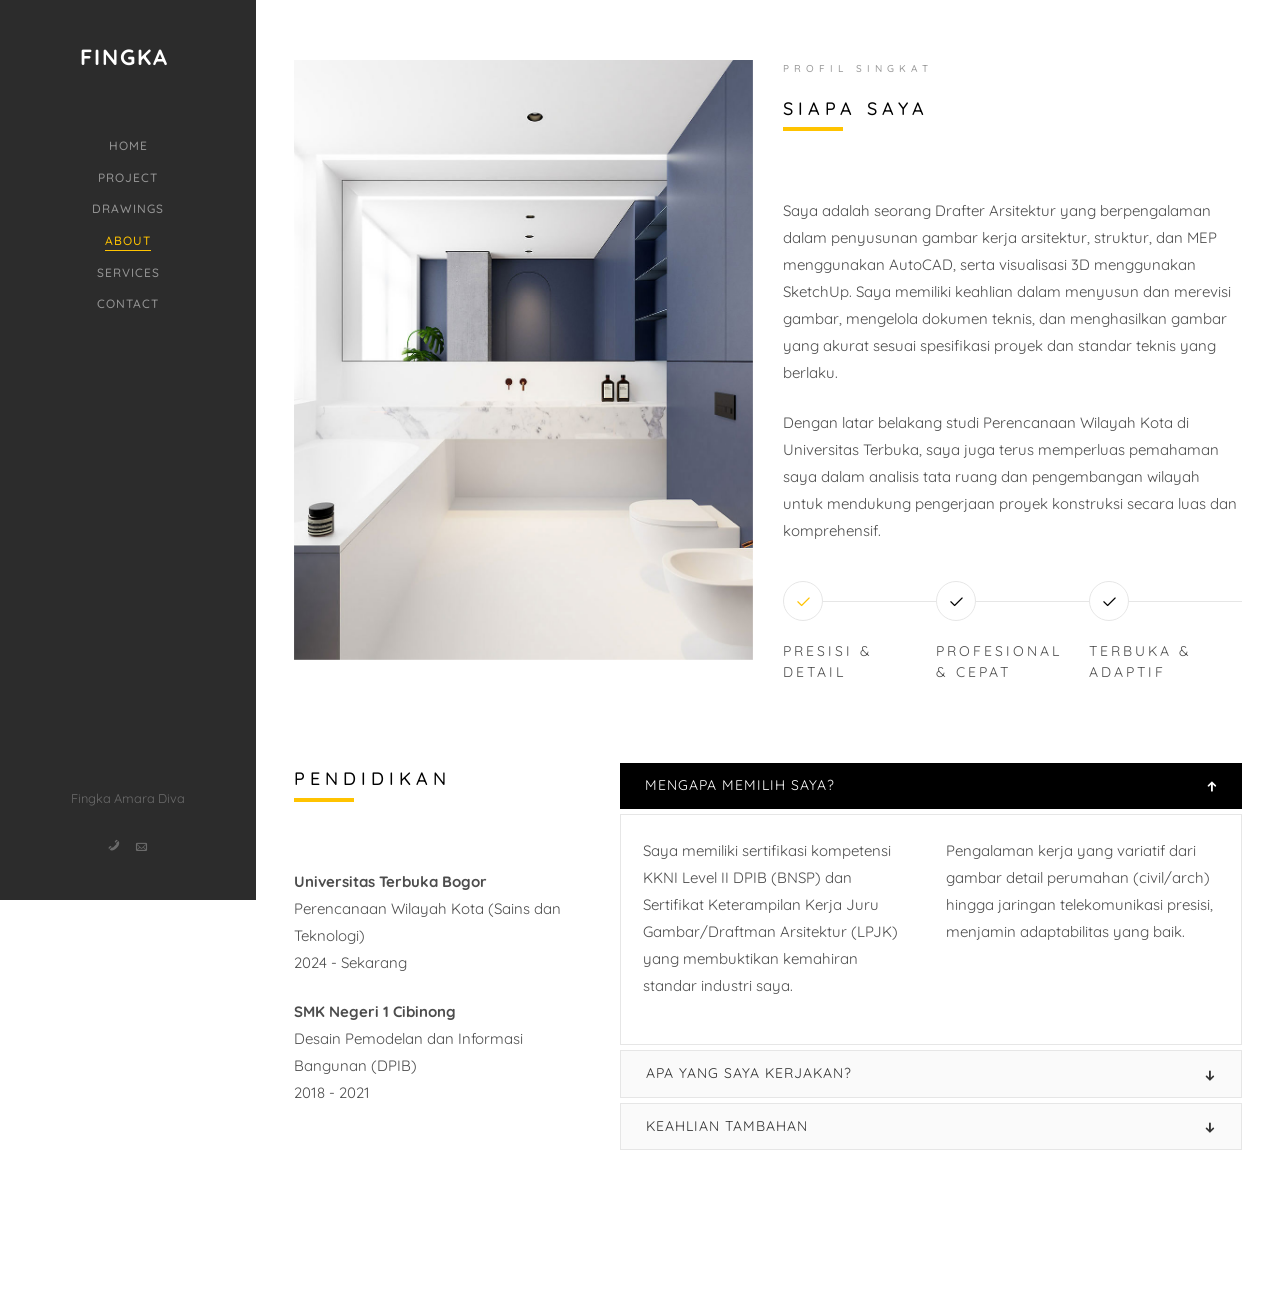
<file: about.html>
<!DOCTYPE HTML>
<html>
	<head>
	<meta charset="utf-8">
	<meta http-equiv="X-UA-Compatible" content="IE=edge">
	<title>Tentang Saya - Fingka Amara Diva</title>
	<meta name="viewport" content="width=device-width, initial-scale=1">
	<meta name="description" content="Tentang Fingka Amara Diva - Drafter Arsitektur dengan keahlian AutoCAD, SketchUp, Enscape." />
	<meta name="keywords" content="drafter, arsitektur, profil, pendidikan, keahlian, AutoCAD, SketchUp" />
	<meta name="author" content="Fingka Amara Diva" />

  <!-- Facebook and Twitter integration -->
	<meta property="og:title" content=""/>
	<meta property="og:image" content=""/>
	<meta property="og:url" content=""/>
	<meta property="og:site_name" content=""/>
	<meta property="og:description" content=""/>
	<meta name="twitter:title" content="" />
	<meta name="twitter:image" content="" />
	<meta name="twitter:url" content="" />
	<meta name="twitter:card" content="" />

	<!-- Place favicon.ico and apple-touch-icon.png in the root directory -->
	<link rel="shortcut icon" href="favicon.ico">

	<link href="https://fonts.googleapis.com/css?family=Quicksand:300,400,500,700" rel="stylesheet">
	
	<!-- Animate.css -->
	<link rel="stylesheet" href="css/animate.css">
	<!-- Icomoon Icon Fonts-->
	<link rel="stylesheet" href="css/icomoon.css">
	<!-- Bootstrap  -->
	<link rel="stylesheet" href="css/bootstrap.css">
	<!-- Flexslider  -->
	<link rel="stylesheet" href="css/flexslider.css">
	<!-- Flaticons  -->
	<link rel="stylesheet" href="fonts/flaticon/font/flaticon.css">
	<!-- Owl Carousel -->
	<link rel="stylesheet" href="css/owl.carousel.min.css">
	<link rel="stylesheet" href="css/owl.theme.default.min.css">
	<!-- Theme style  -->
	<link rel="stylesheet" href="css/style.css">

	<!-- Modernizr JS -->
	<script src="js/modernizr-2.6.2.min.js"></script>
	<!-- FOR IE9 below -->
	<!--[if lt IE 9]>
	<script src="js/respond.min.js"></script>
	<![endif]-->

	</head>
	<body>
	<div id="colorlib-page">
		<a href="#" class="js-colorlib-nav-toggle colorlib-nav-toggle"><i></i></a>
		<aside id="colorlib-aside" role="complementary" class="border js-fullheight">
			<h1 id="colorlib-logo"><a href="index.html">Fingka</a></h1>
			<nav id="colorlib-main-menu" role="navigation">
				<ul>
					<li><a href="index.html">Home</a></li>
					<li><a href="work.html">Project</a></li>
					<li><a href="drawings.html">Drawings</a></li>
					<li class="colorlib-active"><a href="about.html">About</a></li>
					<li><a href="services.html">Services</a></li>
					<li><a href="contact.html">Contact</a></li>
				</ul>
			</nav>

			<div class="colorlib-footer">
				<p><small>Fingka Amara Diva</small></p>
				<ul>
					<li><a href="tel:089655011212" title="WhatsApp: 089655011212"><i class="icon-phone"></i></a></li>
					<li><a href="mailto:fingka.diva@gmail.com" title="Email: fingka.diva@gmail.com"><i class="icon-mail"></i></a></li>
				</ul>
			</div>

		</aside>

		<div id="colorlib-main">

			<div class="colorlib-about">
				<div class="colorlib-narrow-content">
					<div class="row row-bottom-padded-md">
						<div class="col-md-6">
							<div class="about-img animate-box" data-animate-effect="fadeInLeft" style="background-image: url(images/img_bg_2.jpg);">
							</div>
						</div>
						<div class="col-md-6 animate-box" data-animate-effect="fadeInLeft">
							<div class="about-desc">
								<span class="heading-meta">Profil Singkat</span>
								<h2 class="colorlib-heading">Siapa Saya</h2>
								<p>Saya adalah seorang Drafter Arsitektur yang berpengalaman dalam penyusunan gambar kerja arsitektur, struktur, dan MEP menggunakan AutoCAD, serta visualisasi 3D menggunakan SketchUp. Saya memiliki keahlian dalam menyusun dan merevisi gambar, mengelola dokumen teknis, dan menghasilkan gambar yang akurat sesuai spesifikasi proyek dan standar teknis yang berlaku.</p>
								<p>Dengan latar belakang studi Perencanaan Wilayah Kota di Universitas Terbuka, saya juga terus memperluas pemahaman saya dalam analisis tata ruang dan pengembangan wilayah untuk mendukung pengerjaan proyek konstruksi secara luas dan komprehensif.</p>
							</div>
							<div class="row padding">
								<div class="col-md-4 no-gutters animate-box" data-animate-effect="fadeInLeft">
									<a href="#" class="steps active">
										<p class="icon"><span><i class="icon-check"></i></span></p>
										<h3>Presisi &amp; <br>Detail</h3>
									</a>
								</div>
								<div class="col-md-4 no-gutters animate-box" data-animate-effect="fadeInLeft">
									<a href="#" class="steps">
										<p class="icon"><span><i class="icon-check"></i></span></p>
										<h3>Profesional <br>&amp; Cepat</h3>
									</a>
								</div>
								<div class="col-md-4 no-gutters animate-box" data-animate-effect="fadeInLeft">
									<a href="#" class="steps">
										<p class="icon"><span><i class="icon-check"></i></span></p>
										<h3>Terbuka &amp; <br>Adaptif</h3>
									</a>
								</div>
							</div>
						</div>
					</div>
					<div class="row">
						<div class="col-md-4 animate-box" data-animate-effect="fadeInLeft">
							<h2 class="colorlib-heading">Pendidikan</h2>
							<p><strong>Universitas Terbuka Bogor</strong><br>Perencanaan Wilayah Kota (Sains dan Teknologi)<br>2024 - Sekarang</p>
							<p><strong>SMK Negeri 1 Cibinong</strong><br>Desain Pemodelan dan Informasi Bangunan (DPIB)<br>2018 - 2021</p>
						</div>
						<div class="col-md-8 animate-box" data-animate-effect="fadeInRight">
							<div class="fancy-collapse-panel">
								<div class="panel-group" id="accordion" role="tablist" aria-multiselectable="true">
									<div class="panel panel-default">
									    <div class="panel-heading" role="tab" id="headingOne">
									        <h4 class="panel-title">
									            <a data-toggle="collapse" data-parent="#accordion" href="#collapseOne" aria-expanded="true" aria-controls="collapseOne">Mengapa Memilih Saya?
									            </a>
									        </h4>
									    </div>
									    <div id="collapseOne" class="panel-collapse collapse in" role="tabpanel" aria-labelledby="headingOne">
									         <div class="panel-body">
									            <div class="row">
										      		<div class="col-md-6">
										      			<p>Saya memiliki sertifikasi kompetensi KKNI Level II DPIB (BNSP) dan Sertifikat Keterampilan Kerja Juru Gambar/Draftman Arsitektur (LPJK) yang membuktikan kemahiran standar industri saya.</p>
										      		</div>
										      		<div class="col-md-6">
										      			<p>Pengalaman kerja yang variatif dari gambar detail perumahan (civil/arch) hingga jaringan telekomunikasi presisi, menjamin adaptabilitas yang baik.</p>
										      		</div>
										      	</div>
									         </div>
									    </div>
									</div>
									<div class="panel panel-default">
									    <div class="panel-heading" role="tab" id="headingTwo">
									        <h4 class="panel-title">
									            <a class="collapsed" data-toggle="collapse" data-parent="#accordion" href="#collapseTwo" aria-expanded="false" aria-controls="collapseTwo">Apa yang Saya Kerjakan?
									            </a>
									        </h4>
									    </div>
									    <div id="collapseTwo" class="panel-collapse collapse" role="tabpanel" aria-labelledby="headingTwo">
									        <div class="panel-body">
									            <p>Bertanggung jawab atas penyusunan dan pemeriksaan gambar kerja arsitektur, struktur, utilitas, serta visualisasi 3D SketchUp &amp; Enscape. Beberapa ranah keahlian saya:</p>
													<ul>
														<li>Working drawings AutoCAD 2D (Arsitektur, MEP, Struktur)</li>
														<li>As Plan Drawing &amp; As-Built Drawing aktual lapangan</li>
														<li>Desain jalur kabel, ODC/ODP, serta database KMZ</li>
													</ul>
									        </div>
									    </div>
									</div>
									<div class="panel panel-default">
									    <div class="panel-heading" role="tab" id="headingThree">
									        <h4 class="panel-title">
									            <a class="collapsed" data-toggle="collapse" data-parent="#accordion" href="#collapseThree" aria-expanded="false" aria-controls="collapseThree">Keahlian Tambahan
									            </a>
									        </h4>
									    </div>
									    <div id="collapseThree" class="panel-collapse collapse" role="tabpanel" aria-labelledby="headingThree">
									        <div class="panel-body">
									            <p>Menguasai Microsoft Office (Word, Excel, PowerPoint) untuk administrasi teknis proyek, Google Earth untuk visualisasi spasial, serta memiliki manajemen waktu dan kemampuan kerja tim/individu yang baik.</p>	
									        </div>
									    </div>
									</div>
								</div>
							</div>
						</div>
					</div>
				</div>
			</div>
		</div>
	</div>

	<!-- jQuery -->
	<script src="js/jquery.min.js"></script>
	<!-- jQuery Easing -->
	<script src="js/jquery.easing.1.3.js"></script>
	<!-- Bootstrap -->
	<script src="js/bootstrap.min.js"></script>
	<!-- Waypoints -->
	<script src="js/jquery.waypoints.min.js"></script>
	<!-- Flexslider -->
	<script src="js/jquery.flexslider-min.js"></script>
	<!-- Sticky Kit -->
	<script src="js/sticky-kit.min.js"></script>
	<!-- Owl carousel -->
	<script src="js/owl.carousel.min.js"></script>
	<!-- Counters -->
	<script src="js/jquery.countTo.js"></script>
	
	
	<!-- MAIN JS -->
	<script src="js/main.js"></script>

	</body>
</html>
</file>
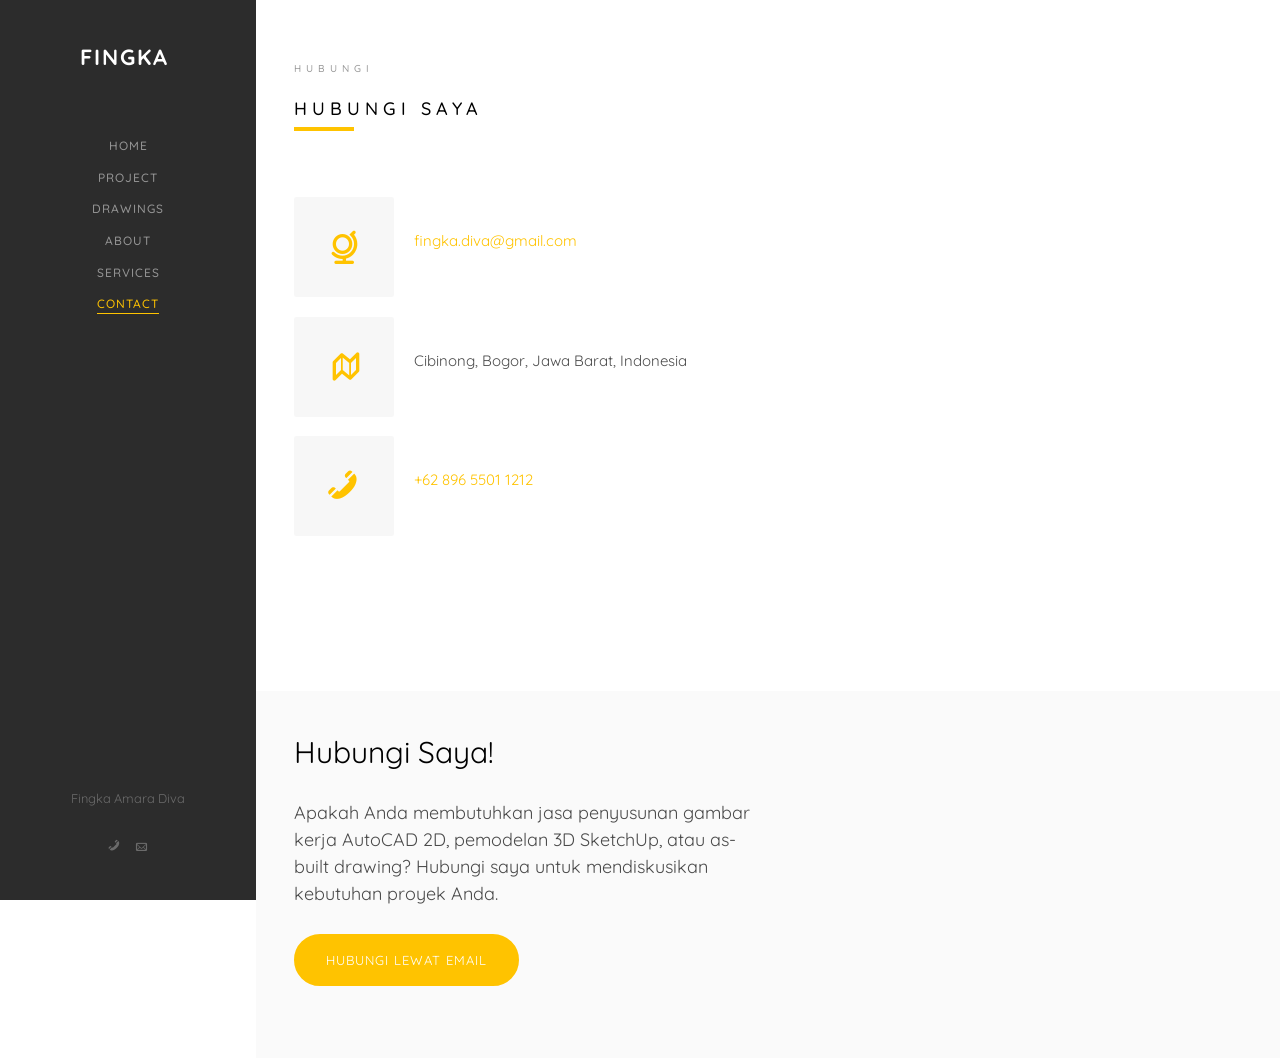
<file: contact.html>
<!DOCTYPE HTML>
<html>
	<head>
	<meta charset="utf-8">
	<meta http-equiv="X-UA-Compatible" content="IE=edge">
	<title>Kontak - Fingka Amara Diva</title>
	<meta name="viewport" content="width=device-width, initial-scale=1">
	<meta name="description" content="Kirim pesan dan hubungi Drafter Arsitektur Fingka Amara Diva." />
	<meta name="keywords" content="kontak, email, telepon, drafter, arsitektur, bogor, AutoCAD" />
	<meta name="author" content="Fingka Amara Diva" />

  <!-- Facebook and Twitter integration -->
	<meta property="og:title" content=""/>
	<meta property="og:image" content=""/>
	<meta property="og:url" content=""/>
	<meta property="og:site_name" content=""/>
	<meta property="og:description" content=""/>
	<meta name="twitter:title" content="" />
	<meta name="twitter:image" content="" />
	<meta name="twitter:url" content="" />
	<meta name="twitter:card" content="" />

	<!-- Place favicon.ico and apple-touch-icon.png in the root directory -->
	<link rel="shortcut icon" href="favicon.ico">

	<link href="https://fonts.googleapis.com/css?family=Quicksand:300,400,500,700" rel="stylesheet">
	
	<!-- Animate.css -->
	<link rel="stylesheet" href="css/animate.css">
	<!-- Icomoon Icon Fonts-->
	<link rel="stylesheet" href="css/icomoon.css">
	<!-- Bootstrap  -->
	<link rel="stylesheet" href="css/bootstrap.css">
	<!-- Flexslider  -->
	<link rel="stylesheet" href="css/flexslider.css">
	<!-- Flaticons  -->
	<link rel="stylesheet" href="fonts/flaticon/font/flaticon.css">
	<!-- Owl Carousel -->
	<link rel="stylesheet" href="css/owl.carousel.min.css">
	<link rel="stylesheet" href="css/owl.theme.default.min.css">
	<!-- Theme style  -->
	<link rel="stylesheet" href="css/style.css">

	<!-- Modernizr JS -->
	<script src="js/modernizr-2.6.2.min.js"></script>
	<!-- FOR IE9 below -->
	<!--[if lt IE 9]>
	<script src="js/respond.min.js"></script>
	<![endif]-->

	</head>
	<body>
	<div id="colorlib-page">
		<a href="#" class="js-colorlib-nav-toggle colorlib-nav-toggle"><i></i></a>
		<aside id="colorlib-aside" role="complementary" class="border js-fullheight">
			<h1 id="colorlib-logo"><a href="index.html">Fingka</a></h1>
			<nav id="colorlib-main-menu" role="navigation">
				<ul>
					<li><a href="index.html">Home</a></li>
					<li><a href="work.html">Project</a></li>
					<li><a href="drawings.html">Drawings</a></li>
					<li><a href="about.html">About</a></li>
					<li><a href="services.html">Services</a></li>
					<li class="colorlib-active"><a href="contact.html">Contact</a></li>
				</ul>
			</nav>

			<div class="colorlib-footer">
				<p><small>Fingka Amara Diva</small></p>
				<ul>
					<li><a href="tel:089655011212" title="WhatsApp: 089655011212"><i class="icon-phone"></i></a></li>
					<li><a href="mailto:fingka.diva@gmail.com" title="Email: fingka.diva@gmail.com"><i class="icon-mail"></i></a></li>
				</ul>
			</div>

		</aside>

		<div id="colorlib-main">

			<div class="colorlib-contact">
				<div class="colorlib-narrow-content">
					<div class="row">
						<div class="col-md-12 animate-box" data-animate-effect="fadeInLeft">
							<span class="heading-meta">Hubungi</span>
							<h2 class="colorlib-heading">Hubungi Saya</h2>
						</div>
					</div>
					<div class="row">
						<div class="col-md-12">
							<div class="colorlib-feature colorlib-feature-sm animate-box" data-animate-effect="fadeInLeft">
								<div class="colorlib-icon">
									<i class="icon-globe-outline"></i>
								</div>
								<div class="colorlib-text">
									<p><a href="mailto:fingka.diva@gmail.com">fingka.diva@gmail.com</a></p>
								</div>
							</div>

							<div class="colorlib-feature colorlib-feature-sm animate-box" data-animate-effect="fadeInLeft">
								<div class="colorlib-icon">
									<i class="icon-map"></i>
								</div>
								<div class="colorlib-text">
									<p>Cibinong, Bogor, Jawa Barat, Indonesia</p>
								</div>
							</div>

							<div class="colorlib-feature colorlib-feature-sm animate-box" data-animate-effect="fadeInLeft">
								<div class="colorlib-icon">
									<i class="icon-phone"></i>
								</div>
								<div class="colorlib-text">
									<p><a href="tel:089655011212">+62 896 5501 1212</a></p>
								</div>
							</div>
						</div>

					</div>
				</div>
			</div>



			<div id="get-in-touch" class="colorlib-bg-color">
				<div class="colorlib-narrow-content">
					<div class="row">
						<div class="col-md-6 animate-box" data-animate-effect="fadeInLeft">
							<h2>Hubungi Saya!</h2>
						</div>
					</div>
					<div class="row">
						<div class="col-md-6 col-md-offset-3 col-md-pull-3 animate-box" data-animate-effect="fadeInLeft">
							<p class="colorlib-lead">Apakah Anda membutuhkan jasa penyusunan gambar kerja AutoCAD 2D, pemodelan 3D SketchUp, atau as-built drawing? Hubungi saya untuk mendiskusikan kebutuhan proyek Anda.</p>
							<p><a href="mailto:fingka.diva@gmail.com" class="btn btn-primary btn-learn">Hubungi Lewat Email</a></p>
						</div>
						
					</div>
				</div>
			</div>
		</div>
	</div>

	<!-- jQuery -->
	<script src="js/jquery.min.js"></script>
	<!-- jQuery Easing -->
	<script src="js/jquery.easing.1.3.js"></script>
	<!-- Bootstrap -->
	<script src="js/bootstrap.min.js"></script>
	<!-- Waypoints -->
	<script src="js/jquery.waypoints.min.js"></script>
	<!-- Flexslider -->
	<script src="js/jquery.flexslider-min.js"></script>
	<!-- Sticky Kit -->
	<script src="js/sticky-kit.min.js"></script>
	<!-- Owl carousel -->
	<script src="js/owl.carousel.min.js"></script>
	<!-- Counters -->
	<script src="js/jquery.countTo.js"></script>

	
	
	<!-- MAIN JS -->
	<script src="js/main.js"></script>

	</body>
</html>
</file>
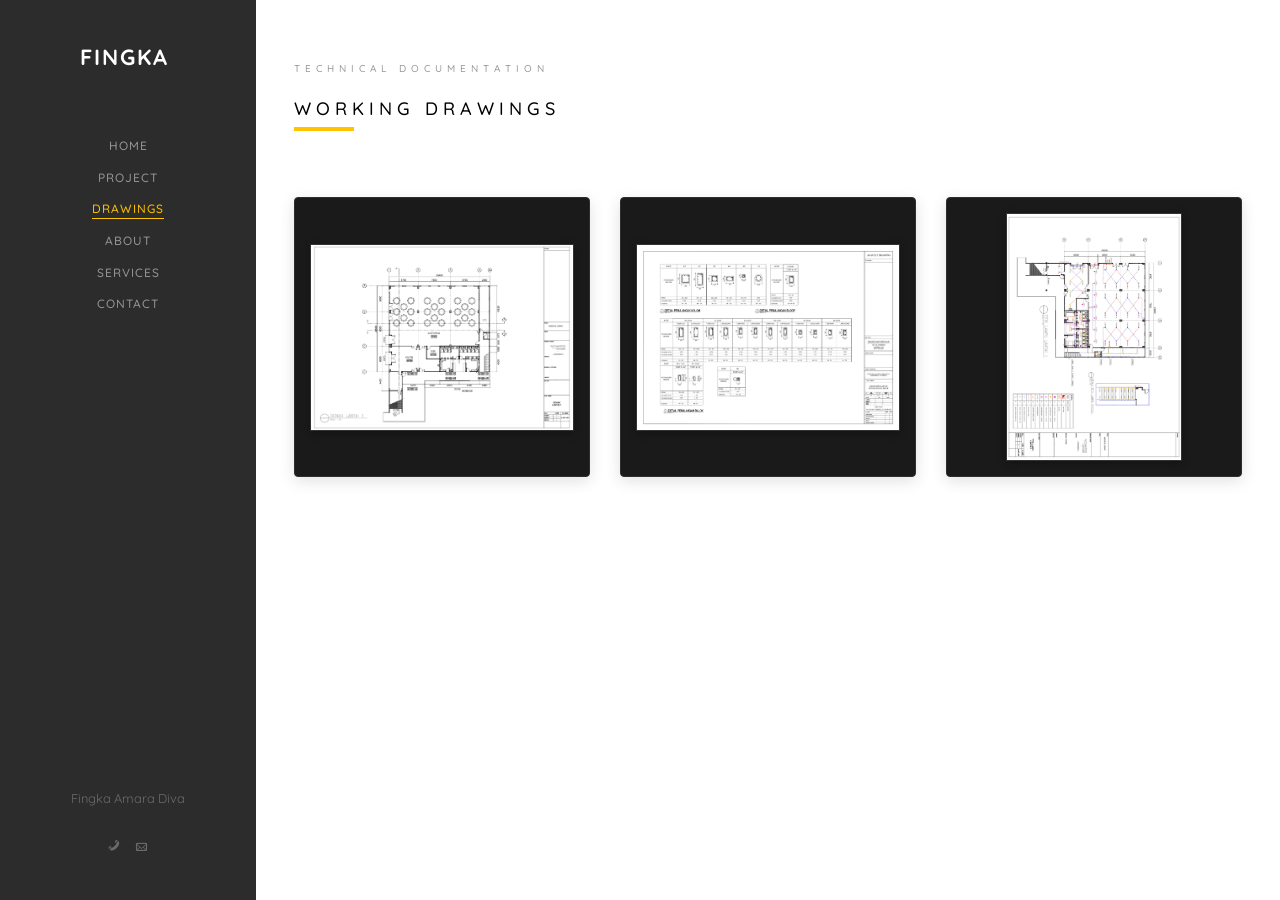
<file: drawings.html>
<!DOCTYPE HTML>
<html>
	<head>
	<meta charset="utf-8">
	<meta http-equiv="X-UA-Compatible" content="IE=edge">
	<title>Drawings - Fingka Amara Diva</title>
	<meta name="viewport" content="width=device-width, initial-scale=1">
	<meta name="description" content="Portfolio AutoCAD Working Drawings & Technical Documentation by Fingka Amara Diva." />
	<meta name="keywords" content="drawings, technical drawings, drafter, architecture, structural, MEP, AutoCAD" />
	<meta name="author" content="Fingka Amara Diva" />

	<!-- Place favicon.ico and apple-touch-icon.png in the root directory -->
	<link rel="shortcut icon" href="favicon.ico">

	<link href="https://fonts.googleapis.com/css?family=Quicksand:300,400,500,700" rel="stylesheet">
	
	<!-- Animate.css -->
	<link rel="stylesheet" href="css/animate.css">
	<!-- Icomoon Icon Fonts-->
	<link rel="stylesheet" href="css/icomoon.css">
	<!-- Bootstrap  -->
	<link rel="stylesheet" href="css/bootstrap.css">
	<!-- Flexslider  -->
	<link rel="stylesheet" href="css/flexslider.css">
	<!-- Flaticons  -->
	<link rel="stylesheet" href="fonts/flaticon/font/flaticon.css">
	<!-- Owl Carousel -->
	<link rel="stylesheet" href="css/owl.carousel.min.css">
	<link rel="stylesheet" href="css/owl.theme.default.min.css">
	<!-- Theme style  -->
	<link rel="stylesheet" href="css/style.css">

	<!-- Modernizr JS -->
	<script src="js/modernizr-2.6.2.min.js"></script>
	</head>
	<body>
	<div id="colorlib-page">
		<a href="#" class="js-colorlib-nav-toggle colorlib-nav-toggle"><i></i></a>
		<aside id="colorlib-aside" role="complementary" class="border js-fullheight">
			<h1 id="colorlib-logo"><a href="index.html">Fingka</a></h1>
			<nav id="colorlib-main-menu" role="navigation">
				<ul>
					<li><a href="index.html">Home</a></li>
					<li><a href="work.html">Project</a></li>
					<li class="colorlib-active"><a href="drawings.html">Drawings</a></li>
					<li><a href="about.html">About</a></li>
					<li><a href="services.html">Services</a></li>
					<li><a href="contact.html">Contact</a></li>
				</ul>
			</nav>

			<div class="colorlib-footer">
				<p><small>Fingka Amara Diva</small></p>
				<ul>
					<li><a href="tel:089655011212" title="WhatsApp: 089655011212"><i class="icon-phone"></i></a></li>
					<li><a href="mailto:fingka.diva@gmail.com" title="Email: fingka.diva@gmail.com"><i class="icon-mail"></i></a></li>
				</ul>
			</div>
		</aside>

		<div id="colorlib-main">
			<div class="colorlib-work">
				<div class="colorlib-narrow-content">
					<div class="row">
						<div class="col-md-6 col-md-offset-3 col-md-pull-3 animate-box" data-animate-effect="fadeInLeft">
							<span class="heading-meta">Technical Documentation</span>
							<h2 class="colorlib-heading">Working Drawings</h2>
						</div>
					</div>

					<div class="row row-bottom-padded-md">
						<!-- Arsitek Category Card -->
						<div class="col-md-4 col-sm-6 animate-box" data-animate-effect="fadeInUp">
							<div class="project" style="background-color: #1a1a1a; border-radius: 4px; overflow: hidden; box-shadow: 0 4px 15px rgba(0,0,0,0.12); height: 280px; cursor: pointer; display: flex; align-items: center; justify-content: center; padding: 15px; border: 1px solid #2e2e2e; position: relative;" onclick="location.href='drawing-detail.html?category=arsitek'">
								<img src="projek/Gambar%20Kerja/Arsitek/Arsitek_page-0001.jpg" alt="Working Drawings - Architecture" style="max-height: 100%; max-width: 100%; object-fit: contain; box-shadow: 0 2px 8px rgba(0,0,0,0.3); border: 1px solid #333;" />
								<div class="desc">
									<div class="con" style="height: 100%; display: flex; flex-direction: column; justify-content: center;">
										<h3 style="color:#ffffff;">Architecture</h3>
										<span style="color:#FFC300;">8 Drawing Sheets</span>
										<p class="icon" style="margin-top: 15px;">
											<span style="color:#FFC300; font-size:13px;"><i class="icon-folder-open"></i> Open Category</span>
										</p>
									</div>
								</div>
							</div>
						</div>

						<!-- Struktur Category Card -->
						<div class="col-md-4 col-sm-6 animate-box" data-animate-effect="fadeInUp">
							<div class="project" style="background-color: #1a1a1a; border-radius: 4px; overflow: hidden; box-shadow: 0 4px 15px rgba(0,0,0,0.12); height: 280px; cursor: pointer; display: flex; align-items: center; justify-content: center; padding: 15px; border: 1px solid #2e2e2e; position: relative;" onclick="location.href='drawing-detail.html?category=struktur'">
								<img src="projek/Gambar%20Kerja/Struktur/Struktur_page-0001.jpg" alt="Working Drawings - Structure" style="max-height: 100%; max-width: 100%; object-fit: contain; box-shadow: 0 2px 8px rgba(0,0,0,0.3); border: 1px solid #333;" />
								<div class="desc">
									<div class="con" style="height: 100%; display: flex; flex-direction: column; justify-content: center;">
										<h3 style="color:#ffffff;">Structure</h3>
										<span style="color:#FFC300;">6 Drawing Sheets</span>
										<p class="icon" style="margin-top: 15px;">
											<span style="color:#FFC300; font-size:13px;"><i class="icon-folder-open"></i> Open Category</span>
										</p>
									</div>
								</div>
							</div>
						</div>

						<!-- MEP Category Card -->
						<div class="col-md-4 col-sm-6 animate-box" data-animate-effect="fadeInUp">
							<div class="project" style="background-color: #1a1a1a; border-radius: 4px; overflow: hidden; box-shadow: 0 4px 15px rgba(0,0,0,0.12); height: 280px; cursor: pointer; display: flex; align-items: center; justify-content: center; padding: 15px; border: 1px solid #2e2e2e; position: relative;" onclick="location.href='drawing-detail.html?category=mep'">
								<img src="projek/Gambar%20Kerja/MEP/MEP_page-0001.jpg" alt="Working Drawings - MEP" style="max-height: 100%; max-width: 100%; object-fit: contain; box-shadow: 0 2px 8px rgba(0,0,0,0.3); border: 1px solid #333;" />
								<div class="desc">
									<div class="con" style="height: 100%; display: flex; flex-direction: column; justify-content: center;">
										<h3 style="color:#ffffff;">Mechanical Electrical Plumbing</h3>
										<span style="color:#FFC300;">11 Drawing Sheets</span>
										<p class="icon" style="margin-top: 15px;">
											<span style="color:#FFC300; font-size:13px;"><i class="icon-folder-open"></i> Open Category</span>
										</p>
									</div>
								</div>
							</div>
						</div>
					</div>
				</div>
			</div>
		</div>
	</div>

	<!-- jQuery -->
	<script src="js/jquery.min.js"></script>
	<!-- jQuery Easing -->
	<script src="js/jquery.easing.1.3.js"></script>
	<!-- Bootstrap -->
	<script src="js/bootstrap.min.js"></script>
	<!-- Waypoints -->
	<script src="js/jquery.waypoints.min.js"></script>
	<!-- Flexslider -->
	<script src="js/jquery.flexslider-min.js"></script>
	<!-- Sticky Kit -->
	<script src="js/sticky-kit.min.js"></script>
	<!-- Owl carousel -->
	<script src="js/owl.carousel.min.js"></script>
	<!-- Counters -->
	<script src="js/jquery.countTo.js"></script>
	<!-- MAIN JS -->
	<script src="js/main.js"></script>

	</body>
</html>
</file>
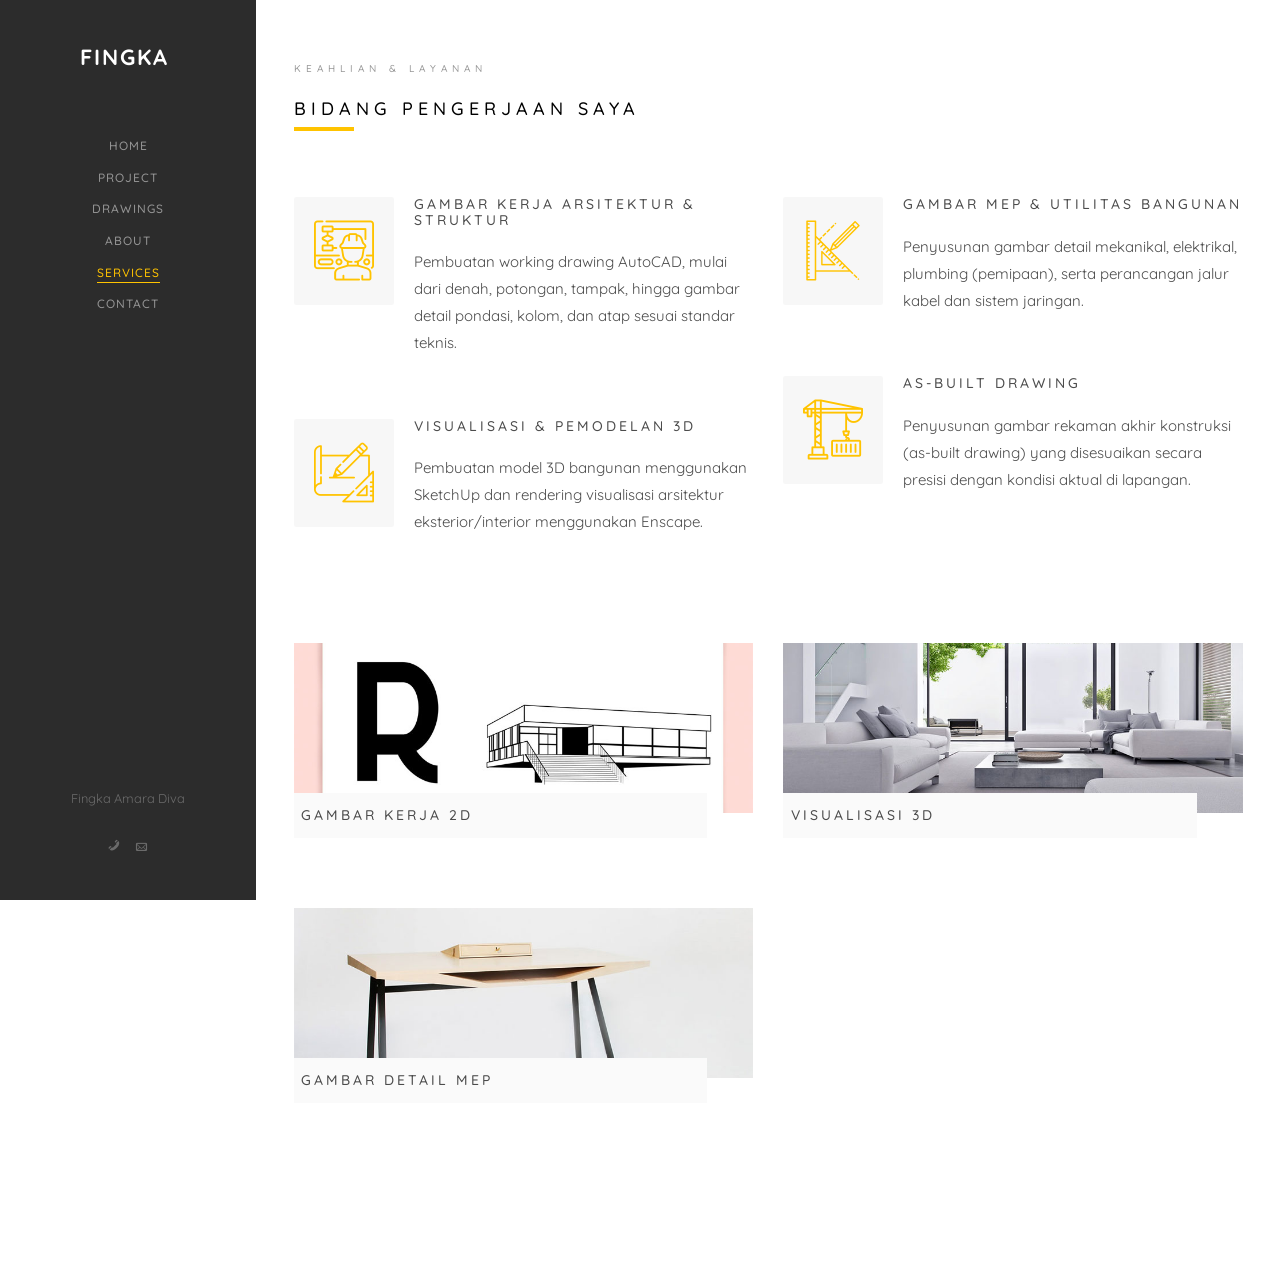
<file: services.html>
<!DOCTYPE HTML>
<html>
	<head>
	<meta charset="utf-8">
	<meta http-equiv="X-UA-Compatible" content="IE=edge">
	<title>Layanan - Fingka Amara Diva</title>
	<meta name="viewport" content="width=device-width, initial-scale=1">
	<meta name="description" content="Layanan Drafting & Desain Konstruksi Profesional oleh Fingka Amara Diva." />
	<meta name="keywords" content="layanan, drafter, arsitektur, gambar kerja, AutoCAD, SketchUp, rendering" />
	<meta name="author" content="Fingka Amara Diva" />

  <!-- Facebook and Twitter integration -->
	<meta property="og:title" content=""/>
	<meta property="og:image" content=""/>
	<meta property="og:url" content=""/>
	<meta property="og:site_name" content=""/>
	<meta property="og:description" content=""/>
	<meta name="twitter:title" content="" />
	<meta name="twitter:image" content="" />
	<meta name="twitter:url" content="" />
	<meta name="twitter:card" content="" />

	<!-- Place favicon.ico and apple-touch-icon.png in the root directory -->
	<link rel="shortcut icon" href="favicon.ico">

	<link href="https://fonts.googleapis.com/css?family=Quicksand:300,400,500,700" rel="stylesheet">
	
	<!-- Animate.css -->
	<link rel="stylesheet" href="css/animate.css">
	<!-- Icomoon Icon Fonts-->
	<link rel="stylesheet" href="css/icomoon.css">
	<!-- Bootstrap  -->
	<link rel="stylesheet" href="css/bootstrap.css">
	<!-- Flexslider  -->
	<link rel="stylesheet" href="css/flexslider.css">
	<!-- Flaticons  -->
	<link rel="stylesheet" href="fonts/flaticon/font/flaticon.css">
	<!-- Owl Carousel -->
	<link rel="stylesheet" href="css/owl.carousel.min.css">
	<link rel="stylesheet" href="css/owl.theme.default.min.css">
	<!-- Theme style  -->
	<link rel="stylesheet" href="css/style.css">

	<!-- Modernizr JS -->
	<script src="js/modernizr-2.6.2.min.js"></script>
	<!-- FOR IE9 below -->
	<!--[if lt IE 9]>
	<script src="js/respond.min.js"></script>
	<![endif]-->

	</head>
	<body>
	<div id="colorlib-page">
		<a href="#" class="js-colorlib-nav-toggle colorlib-nav-toggle"><i></i></a>
		<aside id="colorlib-aside" role="complementary" class="border js-fullheight">
			<h1 id="colorlib-logo"><a href="index.html">Fingka</a></h1>
			<nav id="colorlib-main-menu" role="navigation">
				<ul>
					<li><a href="index.html">Home</a></li>
					<li><a href="work.html">Project</a></li>
					<li><a href="drawings.html">Drawings</a></li>
					<li><a href="about.html">About</a></li>
					<li class="colorlib-active"><a href="services.html">Services</a></li>
					<li><a href="contact.html">Contact</a></li>
				</ul>
			</nav>

			<div class="colorlib-footer">
				<p><small>Fingka Amara Diva</small></p>
				<ul>
					<li><a href="tel:089655011212" title="WhatsApp: 089655011212"><i class="icon-phone"></i></a></li>
					<li><a href="mailto:fingka.diva@gmail.com" title="Email: fingka.diva@gmail.com"><i class="icon-mail"></i></a></li>
				</ul>
			</div>

		</aside>

		<div id="colorlib-main">
			<div class="colorlib-services">
				<div class="colorlib-narrow-content">
					<div class="row">
						<div class="col-md-6 col-md-offset-3 col-md-pull-3 animate-box" data-animate-effect="fadeInLeft">
							<span class="heading-meta">Keahlian &amp; Layanan</span>
							<h2 class="colorlib-heading">Bidang Pengerjaan Saya</h2>
						</div>
					</div>
					<div class="row row-bottom-padded-md">
						<div class="col-md-6">
							<div class="row">
								<div class="col-md-12">
									<div class="colorlib-feature animate-box" data-animate-effect="fadeInLeft">
										<div class="colorlib-icon">
											<i class="flaticon-worker"></i>
										</div>
										<div class="colorlib-text">
											<h3>Gambar Kerja Arsitektur &amp; Struktur</h3>
											<p>Pembuatan working drawing AutoCAD, mulai dari denah, potongan, tampak, hingga gambar detail pondasi, kolom, dan atap sesuai standar teknis.</p>
										</div>
									</div>

									<div class="colorlib-feature animate-box" data-animate-effect="fadeInLeft">
										<div class="colorlib-icon">
											<i class="flaticon-sketch"></i>
										</div>
										<div class="colorlib-text">
											<h3>Visualisasi &amp; Pemodelan 3D</h3>
											<p>Pembuatan model 3D bangunan menggunakan SketchUp dan rendering visualisasi arsitektur eksterior/interior menggunakan Enscape.</p>
										</div>
									</div>
								</div>
							</div>
						</div>
						<div class="col-md-6">
							<div class="row">
								<div class="col-md-12">
									<div class="colorlib-feature animate-box" data-animate-effect="fadeInLeft">
										<div class="colorlib-icon">
											<i class="flaticon-engineering"></i>
										</div>
										<div class="colorlib-text">
											<h3>Gambar MEP &amp; Utilitas Bangunan</h3>
											<p>Penyusunan gambar detail mekanikal, elektrikal, plumbing (pemipaan), serta perancangan jalur kabel dan sistem jaringan.</p>
										</div>
									</div>

									<div class="colorlib-feature animate-box" data-animate-effect="fadeInLeft">
										<div class="colorlib-icon">
											<i class="flaticon-crane"></i>
										</div>
										<div class="colorlib-text">
											<h3>As-Built Drawing</h3>
											<p>Penyusunan gambar rekaman akhir konstruksi (as-built drawing) yang disesuaikan secara presisi dengan kondisi aktual di lapangan.</p>
										</div>
									</div>
								</div>
							</div>
						</div>
					</div>
					<div class="row">
						<div class="col-md-6">
							<a href="services.html" class="services-wrap animate-box" data-animate-effect="fadeInLeft">
								<div class="services-img" style="background-image: url(images/services-1.jpg)"></div>
								<div class="desc">
									<h3>Gambar Kerja 2D</h3>
								</div>
							</a>
						</div>
						<div class="col-md-6">
							<a href="services.html" class="services-wrap animate-box" data-animate-effect="fadeInRight">
								<div class="services-img" style="background-image: url(images/services-2.jpg)"></div>
								<div class="desc">
									<h3>Visualisasi 3D</h3>
								</div>
							</a>
						</div>
					</div>
					<div class="row" style="margin-top: 30px;">
						<div class="col-md-6">
							<a href="services.html" class="services-wrap animate-box" data-animate-effect="fadeInLeft">
								<div class="services-img" style="background-image: url(images/services-3.jpg)"></div>
								<div class="desc">
									<h3>Gambar Detail MEP</h3>
								</div>
							</a>
						</div>
						<div class="col-md-6">
							<a href="services.html" class="services-wrap animate-box" data-animate-effect="fadeInRight">
								<div class="services-img" style="background-image: url(images/services-4.jpg)"></div>
								<div class="desc">
									<h3>As-Built Drawing</h3>
								</div>
							</a>
						</div>
					</div>
				</div>
			</div>
		</div>
	</div>

	<!-- jQuery -->
	<script src="js/jquery.min.js"></script>
	<!-- jQuery Easing -->
	<script src="js/jquery.easing.1.3.js"></script>
	<!-- Bootstrap -->
	<script src="js/bootstrap.min.js"></script>
	<!-- Waypoints -->
	<script src="js/jquery.waypoints.min.js"></script>
	<!-- Flexslider -->
	<script src="js/jquery.flexslider-min.js"></script>
	<!-- Sticky Kit -->
	<script src="js/sticky-kit.min.js"></script>
	<!-- Owl carousel -->
	<script src="js/owl.carousel.min.js"></script>
	<!-- Counters -->
	<script src="js/jquery.countTo.js"></script>
	
	
	<!-- MAIN JS -->
	<script src="js/main.js"></script>

	</body>
</html>
</file>
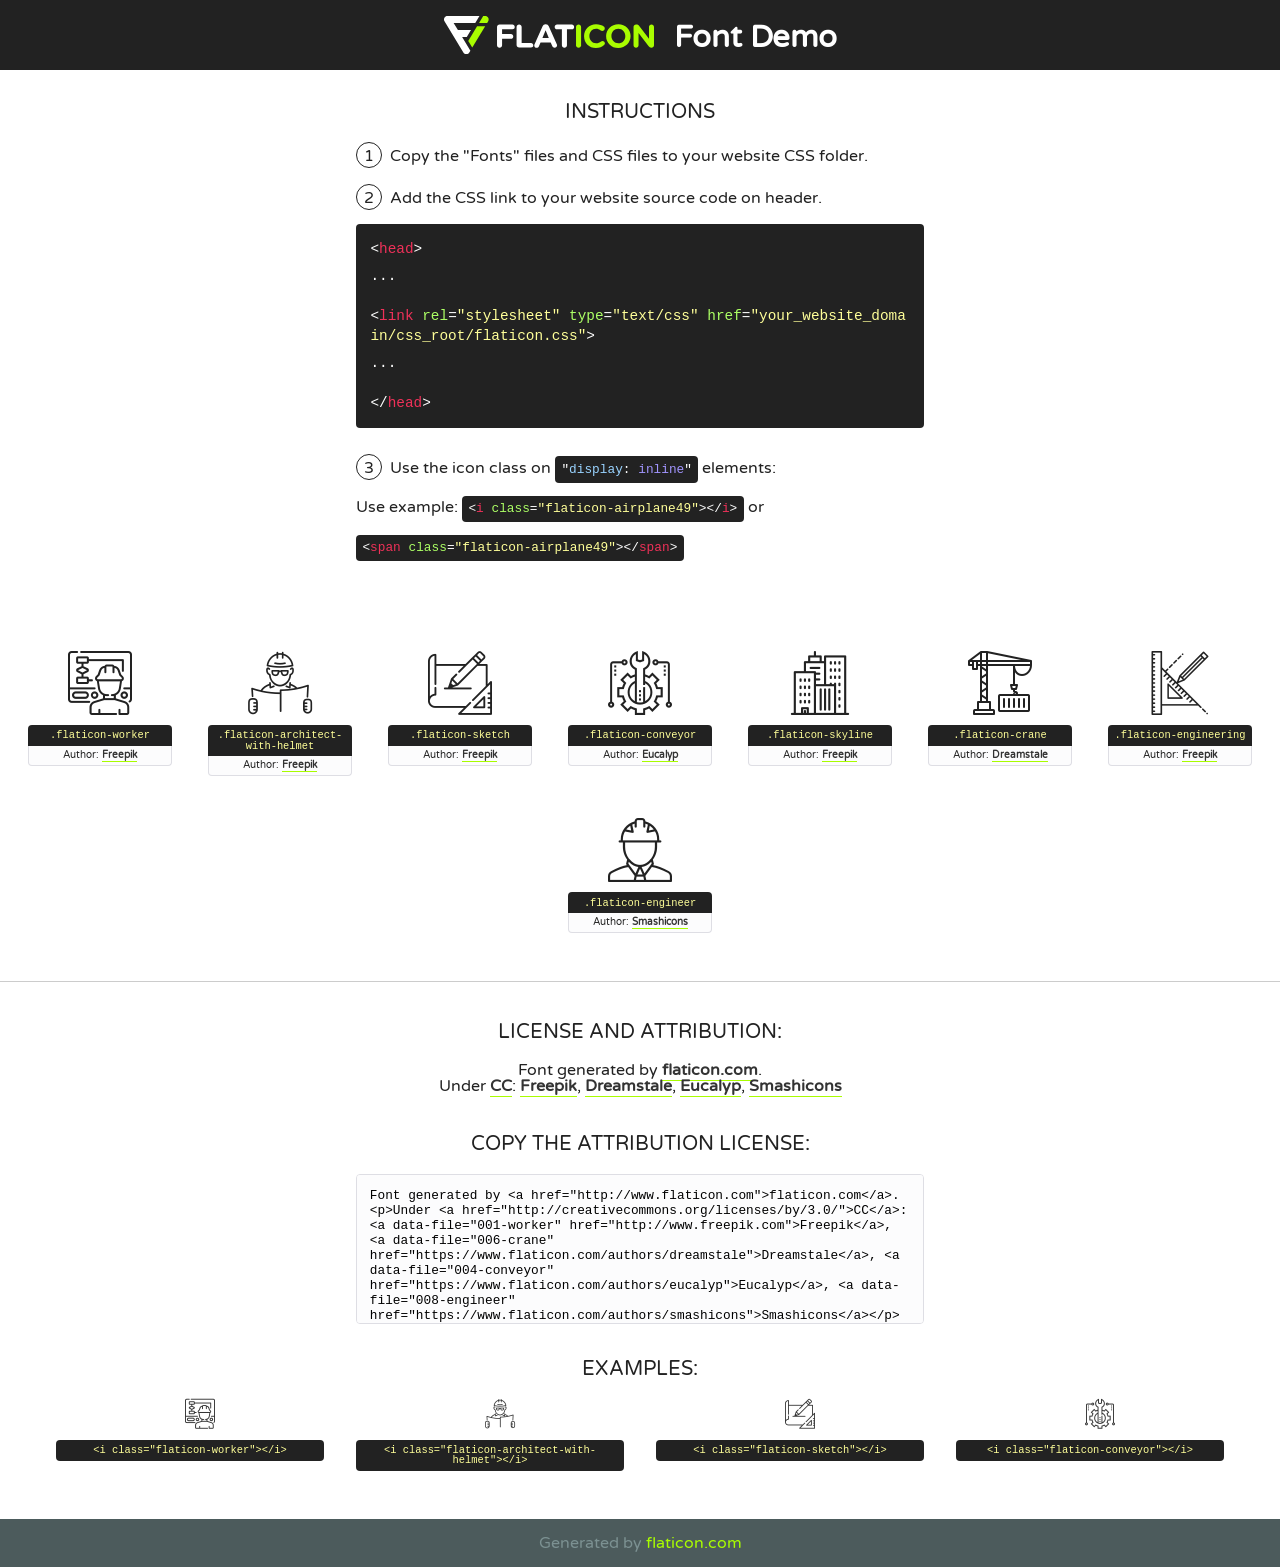
<file: fonts/flaticon/font/flaticon.html>
<!DOCTYPE html>
<!--
  Flaticon icon font: Flaticon
  Creation date: 17/01/2018 04:05
-->
<html>
<!DOCTYPE html>
<html>

<head>
    <title>Flaticon WebFont</title>
    <link href="http://fonts.googleapis.com/css?family=Varela+Round" rel="stylesheet" type="text/css" />
    <link rel="stylesheet" type="text/css" href="flaticon.css">
    <meta charset="UTF-8">
    <style>
    html, body, div, span, applet, object, iframe,
    h1, h2, h3, h4, h5, h6, p, blockquote, pre,
    a, abbr, acronym, address, big, cite, code,
    del, dfn, em, img, ins, kbd, q, s, samp,
    small, strike, strong, sub, sup, tt, var,
    b, u, i, center,
    dl, dt, dd, ol, ul, li,
    fieldset, form, label, legend,
    table, caption, tbody, tfoot, thead, tr, th, td,
    article, aside, canvas, details, embed, 
    figure, figcaption, footer, header, hgroup, 
    menu, nav, output, ruby, section, summary,
    time, mark, audio, video {
        margin: 0;
        padding: 0;
        border: 0;
        font-size: 100%;
        font: inherit;
        vertical-align: baseline;
    }
    /* HTML5 display-role reset for older browsers */
    article, aside, details, figcaption, figure, 
    footer, header, hgroup, menu, nav, section {
        display: block;
    }
    body {
        line-height: 1;
    }
    ol, ul {
        list-style: none;
    }
    blockquote, q {
        quotes: none;
    }
    blockquote:before, blockquote:after,
    q:before, q:after {
        content: '';
        content: none;
    }
    table {
        border-collapse: collapse;
        border-spacing: 0;
    }
    body {
        font-family: 'Varela Round', Helvetica, Arial, sans-serif;
        font-size: 16px;
        color: #222;
    }
    a {
        color: #333;
        border-bottom: 1px solid #a9fd00;
        font-weight: bold;
        text-decoration: none;
    }
    * {
        -moz-box-sizing: border-box;
        -webkit-box-sizing: border-box;
        box-sizing: border-box;
        margin: 0;
        padding: 0;
    }
    [class^="flaticon-"]:before, [class*=" flaticon-"]:before, [class^="flaticon-"]:after, [class*=" flaticon-"]:after {
        font-family: Flaticon;
        font-size: 30px;
        font-style: normal;
        margin-left: 20px;
        color: #333;
    }
    .wrapper {
        max-width: 600px;
        margin: auto;
        padding: 0 1em;
    }
    .title {
        font-size: 1.25em;
        text-align: center;
        margin-bottom: 1em;
        text-transform: uppercase;
    }
    header {
        text-align: center;
        background-color: #222;
        color: #fff;
        padding: 1em;
    }
    header .logo {
        width: 210px;
        height: 38px;
        display: inline-block;
        vertical-align: middle;
        margin-right: 1em;
        border: none;
    }
    header strong {
        font-size: 1.95em;
        font-weight: bold;
        vertical-align: middle;
        margin-top: 5px;
        display: inline-block;
    }
    .demo {
        margin: 2em auto;
        line-height: 1.25em;
    }
    .demo ul li {
        margin-bottom: 1em;
    }
    .demo ul li .num {
        color: #222;
        border-radius: 20px;
        display: inline-block;
        width: 26px;
        padding: 3px;
        height: 26px;
        text-align: center;
        margin-right: 0.5em;
        border: 1px solid #222;
    }
    .demo ul li code {
        background-color: #222;
        border-radius: 4px;
        padding: 0.25em 0.5em;
        display: inline-block;
        color: #fff;
        font-family: Consolas,Monaco,Lucida Console,Liberation Mono,DejaVu Sans Mono,Bitstream Vera Sans Mono,Courier New, monospace;
        font-weight: lighter;
        margin-top: 1em;
        font-size: 0.8em;
        word-break: break-all;
    }
    .demo ul li code.big {
        padding: 1em;
        font-size: 0.9em;
    }
    .demo ul li code .red {
        color: #EF3159;
    }
    .demo ul li code .green {
        color: #ACFF65;
    }
    .demo ul li code .yellow {
        color: #FFFF99;
    }
    .demo ul li code .blue {
        color: #99D3FF;
    }
    .demo ul li code .purple {
        color: #A295FF;
    }
    .demo ul li code .dots {
        margin-top: 0.5em;
        display: block;
    }
    #glyphs {
        border-bottom: 1px solid #ccc;
        padding: 2em 0;
        text-align: center;
    }
    .glyph {
        display: inline-block;
        width: 9em;
        margin: 1em;
        text-align: center;
        vertical-align: top;
        background: #FFF;
    }
    .glyph .glyph-icon {
        padding: 10px;
        display: block;
        font-family:"Flaticon";
        font-size: 64px;
        line-height: 1;
    }
    .glyph .glyph-icon:before {
        font-size: 64px;
        color: #222;
        margin-left: 0;
    }
    .class-name {
        font-size: 0.65em;
        background-color: #222;
        color: #fff;
        border-radius: 4px 4px 0 0;
        padding: 0.5em;
        color: #FFFF99;
        font-family: Consolas,Monaco,Lucida Console,Liberation Mono,DejaVu Sans Mono,Bitstream Vera Sans Mono,Courier New, monospace;
    }
    .author-name {
        font-size: 0.6em;
        background-color: #fcfcfd;
        border: 1px solid #DEDEE4;
        border-top: 0;
        border-radius: 0 0 4px 4px;
        padding: 0.5em;
    }
    .class-name:last-child {
        font-size: 10px;
        color:#888;
    }
    .class-name:last-child a {
        font-size: 10px;
        color:#555;
    }
    .class-name:last-child a:hover {
        color:#a9fd00;
    }
    .glyph > input {
        display: block;
        width: 100px;
        margin: 5px auto;
        text-align: center;
        font-size: 12px;
        cursor: text;
    }
    .glyph > input.icon-input {
        font-family:"Flaticon";
        font-size: 16px;
        margin-bottom: 10px;
    }
    .attribution .title {
        margin-top: 2em;
    }
    .attribution textarea {
        background-color: #fcfcfd;
        padding: 1em;
        border: none;
        box-shadow: none;
        border: 1px solid #DEDEE4;
        border-radius: 4px;
        resize: none;
        width: 100%;
        height: 150px;
        font-size: 0.8em;
        font-family: Consolas,Monaco,Lucida Console,Liberation Mono,DejaVu Sans Mono,Bitstream Vera Sans Mono,Courier New, monospace;
        -webkit-appearance: none;
    }
    .iconsuse {
        margin: 2em auto;
        text-align: center;
        max-width: 1200px;
    }
    .iconsuse:after {
        content: '';
        display: table;
        clear: both;
    }
    .iconsuse .image {
        float: left;
        width: 25%;
        padding: 0 1em;
    }
    .iconsuse .image p {
        margin-bottom: 1em;
    }
    .iconsuse .image span {
        display: block;
        font-size: 0.65em;
        background-color: #222;
        color: #fff;
        border-radius: 4px;
        padding: 0.5em;
        color: #FFFF99;
        margin-top: 1em;
        font-family: Consolas,Monaco,Lucida Console,Liberation Mono,DejaVu Sans Mono,Bitstream Vera Sans Mono,Courier New, monospace;
    }
    #footer {
        text-align: center;
        background-color: #4C5B5C;
        color: #7c9192;
        padding: 1em;
    }
    #footer a {
        border: none;
        color: #a9fd00;
        font-weight: normal;
    }
    @media (max-width: 960px) {
        .iconsuse .image {
            width: 50%;
        }
    }
    @media (max-width: 560px) {
        .iconsuse .image {
            width: 100%;
        }
    }
    </style>
</head>

<body class="characters-off">

    <header>
        <a href="http://www.flaticon.com" target="_blank" class="logo">
            <svg version="1.1" xmlns="http://www.w3.org/2000/svg" xmlns:xlink="http://www.w3.org/1999/xlink" xmlns:a="http://ns.adobe.com/AdobeSVGViewerExtensions/3.0/" viewBox="0 0 560.875 102.036" enable-background="new 0 0 560.875 102.036" xml:space="preserve">
                <defs>
                </defs>
                <g>
                    <g class="letters">
                        <path fill="#ffffff" d="M141.596,29.675c0-3.777,2.985-6.767,6.764-6.767h34.438c3.426,0,6.15,2.728,6.15,6.15
                        c0,3.43-2.724,6.149-6.15,6.149h-27.674v13.091h23.719c3.429,0,6.151,2.724,6.151,6.15c0,3.43-2.723,6.149-6.151,6.149h-23.719
                        v17.574c0,3.773-2.986,6.761-6.764,6.761c-3.779,0-6.764-2.989-6.764-6.761V29.675z"></path>
                        <path fill="#ffffff" d="M193.844,29.149c0-3.781,2.985-6.767,6.764-6.767c3.776,0,6.763,2.985,6.763,6.767v42.957h25.039
                        c3.426,0,6.149,2.726,6.149,6.153c0,3.425-2.723,6.15-6.149,6.15h-31.802c-3.779,0-6.764-2.986-6.764-6.768V29.149z"></path>
                        <path fill="#ffffff" d="M241.891,75.71l21.438-48.407c1.492-3.341,4.215-5.357,7.906-5.357h0.792
                        c3.686,0,6.323,2.017,7.815,5.357l21.439,48.407c0.436,0.967,0.701,1.845,0.701,2.723c0,3.602-2.809,6.501-6.414,6.501
                        c-3.161,0-5.269-1.845-6.499-4.655l-4.132-9.661h-27.059l-4.301,10.102c-1.144,2.631-3.426,4.214-6.237,4.214
                        c-3.517,0-6.24-2.81-6.24-6.325C241.1,77.64,241.451,76.677,241.891,75.71z M279.932,58.666l-8.521-20.297l-8.526,20.297H279.932
                        z"></path>
                        <path fill="#ffffff" d="M314.864,35.387H301.86c-3.429,0-6.239-2.813-6.239-6.238c0-3.429,2.811-6.24,6.239-6.24h39.533
                        c3.426,0,6.237,2.811,6.237,6.24c0,3.425-2.811,6.238-6.237,6.238h-13.001v42.785c0,3.773-2.99,6.761-6.764,6.761
                        c-3.779,0-6.764-2.989-6.764-6.761V35.387z"></path>
                        <path fill="#A9FD00" d="M352.615,29.149c0-3.781,2.985-6.767,6.767-6.767c3.774,0,6.761,2.985,6.761,6.767v49.024
                        c0,3.773-2.987,6.761-6.761,6.761c-3.781,0-6.767-2.989-6.767-6.761V29.149z"></path>
                        <path fill="#A9FD00" d="M374.132,53.836v-0.179c0-17.481,13.178-31.801,32.065-31.801c9.22,0,15.459,2.458,20.557,6.238
                        c1.402,1.054,2.637,2.985,2.637,5.357c0,3.692-2.985,6.59-6.681,6.59c-1.845,0-3.071-0.702-4.044-1.319
                        c-3.776-2.813-7.729-4.393-12.562-4.393c-10.364,0-17.831,8.611-17.831,19.154v0.173c0,10.542,7.291,19.329,17.831,19.329
                        c5.715,0,9.492-1.756,13.359-4.834c1.049-0.874,2.458-1.491,4.039-1.491c3.429,0,6.325,2.813,6.325,6.236
                        c0,2.106-1.056,3.78-2.282,4.834c-5.539,4.834-12.036,7.733-21.878,7.733C387.572,85.464,374.132,71.493,374.132,53.836z"></path>
                        <path fill="#A9FD00" d="M433.009,53.836v-0.179c0-17.481,13.79-31.801,32.766-31.801c18.981,0,32.592,14.143,32.592,31.628v0.173
                        c0,17.483-13.785,31.807-32.769,31.807C446.625,85.464,433.009,71.32,433.009,53.836z M484.224,53.836v-0.179
                        c0-10.539-7.725-19.326-18.626-19.326c-10.893,0-18.449,8.611-18.449,19.154v0.173c0,10.542,7.73,19.329,18.626,19.329
                        C476.676,72.986,484.224,64.378,484.224,53.836z"></path>
                        <path fill="#A9FD00" d="M506.233,29.321c0-3.774,2.99-6.763,6.767-6.763h1.401c3.252,0,5.183,1.583,7.029,3.953l26.093,34.265
                        V29.059c0-3.692,2.99-6.677,6.681-6.677c3.683,0,6.671,2.985,6.671,6.677v48.934c0,3.78-2.987,6.765-6.764,6.765h-0.436
                        c-3.257,0-5.188-1.581-7.034-3.953l-27.056-35.492v32.944c0,3.687-2.985,6.676-6.678,6.676c-3.683,0-6.673-2.989-6.673-6.676
                        V29.321z"></path>
                    </g>
                    <g class="insignia">
                        <path fill="#ffffff" d="M48.372,56.137h12.517l11.156-18.537H37.186L25.688,18.539h57.825L94.668,0H9.271
                        C5.925,0,2.842,1.801,1.198,4.716c-1.644,2.907-1.593,6.482,0.134,9.343l50.38,83.501c1.678,2.781,4.689,4.476,7.938,4.476
                        c3.246,0,6.257-1.695,7.935-4.476l2.898-4.804L48.372,56.137z"></path>
                        <g class="i">
                            <path fill="#A9FD00" d="M93.575,18.539h0.031v0.004l21.652,0.004l2.705-4.488c1.727-2.861,1.778-6.436,0.133-9.343
                            C116.454,1.801,113.371,0,110.026,0h-5.294L93.575,18.539z"></path>
                            <polygon fill="#A9FD00" points="88.291,27.356 64.725,66.486 75.519,84.404 109.942,27.356"></polygon>
                        </g>
                    </g>
                </g>
            </svg>
        </a>
        <strong>Font Demo</strong>
    </header>


    <section class="demo wrapper">

        <p class="title">Instructions</p>

        <ul>
            <li>
                <span class="num">1</span>Copy the "Fonts" files and CSS files to your website CSS folder.
            </li>
            <li>
                <span class="num">2</span>Add the CSS link to your website source code on header.
                <code class="big">
                    &lt;<span class="red">head</span>&gt;
                    <br/><span class="dots">...</span>
                    <br/>&lt;<span class="red">link</span> <span class="green">rel</span>=<span class="yellow">"stylesheet"</span> <span class="green">type</span>=<span class="yellow">"text/css"</span> <span class="green">href</span>=<span class="yellow">"your_website_domain/css_root/flaticon.css"</span>&gt;
                    <br/><span class="dots">...</span>
                    <br/>&lt;/<span class="red">head</span>&gt;
                </code>
            </li>

            <li>
                <p>
                    <span class="num">3</span>Use the icon class on <code>"<span class="blue">display</span>:<span class="purple"> inline</span>"</code> elements:
                    <br />
                    Use example: <code>&lt;<span class="red">i</span> <span class="green">class</span>=<span class="yellow">&quot;flaticon-airplane49&quot;</span>&gt;&lt;/<span class="red">i</span>&gt;</code> or <code>&lt;<span class="red">span</span> <span class="green">class</span>=<span class="yellow">&quot;flaticon-airplane49&quot;</span>&gt;&lt;/<span class="red">span</span>&gt;</code>
            </li>
        </ul>

    </section>




   <section id="glyphs">          
    
      
        <div class="glyph"><div class="glyph-icon flaticon-worker"></div>
            <div class="class-name">.flaticon-worker</div>
            <div class="author-name">Author: <a data-file="001-worker" href="http://www.freepik.com">Freepik</a> </div> 
        </div>        
        
        <div class="glyph"><div class="glyph-icon flaticon-architect-with-helmet"></div>
            <div class="class-name">.flaticon-architect-with-helmet</div>
            <div class="author-name">Author: <a data-file="002-architect-with-helmet" href="http://www.freepik.com">Freepik</a> </div> 
        </div>        
        
        <div class="glyph"><div class="glyph-icon flaticon-sketch"></div>
            <div class="class-name">.flaticon-sketch</div>
            <div class="author-name">Author: <a data-file="003-sketch" href="http://www.freepik.com">Freepik</a> </div> 
        </div>        
        
        <div class="glyph"><div class="glyph-icon flaticon-conveyor"></div>
            <div class="class-name">.flaticon-conveyor</div>
            <div class="author-name">Author: <a data-file="004-conveyor" href="https://www.flaticon.com/authors/eucalyp">Eucalyp</a> </div> 
        </div>        
        
        <div class="glyph"><div class="glyph-icon flaticon-skyline"></div>
            <div class="class-name">.flaticon-skyline</div>
            <div class="author-name">Author: <a data-file="005-skyline" href="http://www.freepik.com">Freepik</a> </div> 
        </div>        
        
        <div class="glyph"><div class="glyph-icon flaticon-crane"></div>
            <div class="class-name">.flaticon-crane</div>
            <div class="author-name">Author: <a data-file="006-crane" href="https://www.flaticon.com/authors/dreamstale">Dreamstale</a> </div> 
        </div>        
        
        <div class="glyph"><div class="glyph-icon flaticon-engineering"></div>
            <div class="class-name">.flaticon-engineering</div>
            <div class="author-name">Author: <a data-file="007-engineering" href="http://www.freepik.com">Freepik</a> </div> 
        </div>        
        
        <div class="glyph"><div class="glyph-icon flaticon-engineer"></div>
            <div class="class-name">.flaticon-engineer</div>
            <div class="author-name">Author: <a data-file="008-engineer" href="https://www.flaticon.com/authors/smashicons">Smashicons</a> </div> 
        </div>        
        

    </section>



    <section class="attribution wrapper"   style="text-align:center;">

      <div class="title">License and attribution:</div><div class="attrDiv">Font generated by <a href="http://www.flaticon.com">flaticon.com</a>. <div><p>Under <a href="http://creativecommons.org/licenses/by/3.0/">CC</a>: <a data-file="001-worker" href="http://www.freepik.com">Freepik</a>, <a data-file="006-crane" href="https://www.flaticon.com/authors/dreamstale">Dreamstale</a>, <a data-file="004-conveyor" href="https://www.flaticon.com/authors/eucalyp">Eucalyp</a>, <a data-file="008-engineer" href="https://www.flaticon.com/authors/smashicons">Smashicons</a></p>  </div>
      </div>
      <div class="title">Copy the Attribution License:</div>

    <textarea onclick="this.focus();this.select();">Font generated by &lt;a href=&quot;http://www.flaticon.com&quot;&gt;flaticon.com&lt;/a&gt;. <p>Under <a href="http://creativecommons.org/licenses/by/3.0/">CC</a>: <a data-file="001-worker" href="http://www.freepik.com">Freepik</a>, <a data-file="006-crane" href="https://www.flaticon.com/authors/dreamstale">Dreamstale</a>, <a data-file="004-conveyor" href="https://www.flaticon.com/authors/eucalyp">Eucalyp</a>, <a data-file="008-engineer" href="https://www.flaticon.com/authors/smashicons">Smashicons</a></p>  
     </textarea>

    </section>

    <section class="iconsuse">

          <div class="title">Examples:</div>            
             
            <div class="image">
                <p>
                    <i class="glyph-icon flaticon-worker"></i> 
                    <span>&lt;i class=&quot;flaticon-worker&quot;&gt;&lt;/i&gt;</span>
                </p>
            </div>
            
            <div class="image">
                <p>
                    <i class="glyph-icon flaticon-architect-with-helmet"></i> 
                    <span>&lt;i class=&quot;flaticon-architect-with-helmet&quot;&gt;&lt;/i&gt;</span>
                </p>
            </div>
            
            <div class="image">
                <p>
                    <i class="glyph-icon flaticon-sketch"></i> 
                    <span>&lt;i class=&quot;flaticon-sketch&quot;&gt;&lt;/i&gt;</span>
                </p>
            </div>
            
            <div class="image">
                <p>
                    <i class="glyph-icon flaticon-conveyor"></i> 
                    <span>&lt;i class=&quot;flaticon-conveyor&quot;&gt;&lt;/i&gt;</span>
                </p>
            </div>
                       
        </div>
                            
    </section>

<div id="footer">
    <div>Generated by <a href="http://www.flaticon.com">flaticon.com</a>
    </div>
</div>



</body>
</html>
</file>
<file: css/icomoon.css>
@font-face {
  font-family: 'icomoon';
  src:  url('fonts/icomoon.eot?6py85u');
  src:  url('fonts/icomoon.eot?6py85u#iefix') format('embedded-opentype'),
    url('fonts/icomoon.ttf?6py85u') format('truetype'),
    url('fonts/icomoon.woff?6py85u') format('woff'),
    url('fonts/icomoon.svg?6py85u#icomoon') format('svg');
  font-weight: normal;
  font-style: normal;
}

[class^="icon-"], [class*=" icon-"] {
  /* use !important to prevent issues with browser extensions that change fonts */
  font-family: 'icomoon' !important;
  speak: none;
  font-style: normal;
  font-weight: normal;
  font-variant: normal;
  text-transform: none;
  line-height: 1;

  /* Better Font Rendering =========== */
  -webkit-font-smoothing: antialiased;
  -moz-osx-font-smoothing: grayscale;
}

.icon-times:before {
  content: "\e930";
}
.icon-tick:before {
  content: "\e931";
}
.icon-plus:before {
  content: "\e932";
}
.icon-minus:before {
  content: "\e933";
}
.icon-equals:before {
  content: "\e934";
}
.icon-divide:before {
  content: "\e935";
}
.icon-chevron-right:before {
  content: "\e936";
}
.icon-chevron-left:before {
  content: "\e937";
}
.icon-arrow-right-thick:before {
  content: "\e938";
}
.icon-arrow-left-thick:before {
  content: "\e939";
}
.icon-th-small:before {
  content: "\e93a";
}
.icon-th-menu:before {
  content: "\e93b";
}
.icon-th-list:before {
  content: "\e93c";
}
.icon-th-large:before {
  content: "\e93d";
}
.icon-home:before {
  content: "\e93e";
}
.icon-arrow-forward:before {
  content: "\e93f";
}
.icon-arrow-back:before {
  content: "\e940";
}
.icon-rss:before {
  content: "\e941";
}
.icon-location:before {
  content: "\e942";
}
.icon-link:before {
  content: "\e943";
}
.icon-image:before {
  content: "\e944";
}
.icon-arrow-up-thick:before {
  content: "\e945";
}
.icon-arrow-down-thick:before {
  content: "\e946";
}
.icon-starburst:before {
  content: "\e947";
}
.icon-starburst-outline:before {
  content: "\e948";
}
.icon-star3:before {
  content: "\e949";
}
.icon-flow-children:before {
  content: "\e94a";
}
.icon-export:before {
  content: "\e94b";
}
.icon-delete2:before {
  content: "\e94c";
}
.icon-delete-outline:before {
  content: "\e94d";
}
.icon-cloud-storage:before {
  content: "\e94e";
}
.icon-wi-fi:before {
  content: "\e94f";
}
.icon-heart:before {
  content: "\e950";
}
.icon-flash:before {
  content: "\e951";
}
.icon-cancel:before {
  content: "\e952";
}
.icon-backspace:before {
  content: "\e953";
}
.icon-attachment:before {
  content: "\e954";
}
.icon-arrow-move:before {
  content: "\e955";
}
.icon-warning:before {
  content: "\e956";
}
.icon-user:before {
  content: "\e957";
}
.icon-radar:before {
  content: "\e958";
}
.icon-lock-open:before {
  content: "\e959";
}
.icon-lock-closed:before {
  content: "\e95a";
}
.icon-location-arrow:before {
  content: "\e95b";
}
.icon-info:before {
  content: "\e95c";
}
.icon-user-delete:before {
  content: "\e95d";
}
.icon-user-add:before {
  content: "\e95e";
}
.icon-media-pause:before {
  content: "\e95f";
}
.icon-group:before {
  content: "\e960";
}
.icon-chart-pie:before {
  content: "\e961";
}
.icon-chart-line:before {
  content: "\e962";
}
.icon-chart-bar:before {
  content: "\e963";
}
.icon-chart-area:before {
  content: "\e964";
}
.icon-video:before {
  content: "\e965";
}
.icon-point-of-interest:before {
  content: "\e966";
}
.icon-infinity:before {
  content: "\e967";
}
.icon-globe:before {
  content: "\e968";
}
.icon-eye:before {
  content: "\e969";
}
.icon-cog:before {
  content: "\e96a";
}
.icon-camera:before {
  content: "\e96b";
}
.icon-upload:before {
  content: "\e96c";
}
.icon-scissors:before {
  content: "\e96d";
}
.icon-refresh:before {
  content: "\e96e";
}
.icon-pin:before {
  content: "\e96f";
}
.icon-key:before {
  content: "\e970";
}
.icon-info-large:before {
  content: "\e971";
}
.icon-eject:before {
  content: "\e972";
}
.icon-download:before {
  content: "\e973";
}
.icon-zoom:before {
  content: "\e974";
}
.icon-zoom-out:before {
  content: "\e975";
}
.icon-zoom-in:before {
  content: "\e976";
}
.icon-sort-numerically:before {
  content: "\e977";
}
.icon-sort-alphabetically:before {
  content: "\e978";
}
.icon-input-checked:before {
  content: "\e979";
}
.icon-calender:before {
  content: "\e97a";
}
.icon-world2:before {
  content: "\e97b";
}
.icon-notes:before {
  content: "\e97c";
}
.icon-code:before {
  content: "\e97d";
}
.icon-arrow-sync:before {
  content: "\e97e";
}
.icon-arrow-shuffle:before {
  content: "\e97f";
}
.icon-arrow-repeat:before {
  content: "\e980";
}
.icon-arrow-minimise:before {
  content: "\e981";
}
.icon-arrow-maximise:before {
  content: "\e982";
}
.icon-arrow-loop:before {
  content: "\e983";
}
.icon-anchor:before {
  content: "\e984";
}
.icon-spanner:before {
  content: "\e985";
}
.icon-puzzle:before {
  content: "\e986";
}
.icon-power:before {
  content: "\e987";
}
.icon-plane:before {
  content: "\e988";
}
.icon-pi:before {
  content: "\e989";
}
.icon-phone:before {
  content: "\e98a";
}
.icon-microphone2:before {
  content: "\e98b";
}
.icon-media-rewind:before {
  content: "\e98c";
}
.icon-flag:before {
  content: "\e98d";
}
.icon-adjust-brightness:before {
  content: "\e98e";
}
.icon-waves:before {
  content: "\e98f";
}
.icon-social-twitter:before {
  content: "\e990";
}
.icon-social-facebook:before {
  content: "\e991";
}
.icon-social-dribbble:before {
  content: "\e992";
}
.icon-media-stop:before {
  content: "\e993";
}
.icon-media-record:before {
  content: "\e994";
}
.icon-media-play:before {
  content: "\e995";
}
.icon-media-fast-forward:before {
  content: "\e996";
}
.icon-media-eject:before {
  content: "\e997";
}
.icon-social-vimeo:before {
  content: "\e998";
}
.icon-social-tumbler:before {
  content: "\e999";
}
.icon-social-skype:before {
  content: "\e99a";
}
.icon-social-pinterest:before {
  content: "\e99b";
}
.icon-social-linkedin:before {
  content: "\e99c";
}
.icon-social-last-fm:before {
  content: "\e99d";
}
.icon-social-github:before {
  content: "\e99e";
}
.icon-social-flickr:before {
  content: "\e99f";
}
.icon-at:before {
  content: "\e9a0";
}
.icon-times-outline:before {
  content: "\e9a1";
}
.icon-plus-outline:before {
  content: "\e9a2";
}
.icon-minus-outline:before {
  content: "\e9a3";
}
.icon-tick-outline:before {
  content: "\e9a4";
}
.icon-th-large-outline:before {
  content: "\e9a5";
}
.icon-equals-outline:before {
  content: "\e9a6";
}
.icon-divide-outline:before {
  content: "\e9a7";
}
.icon-chevron-right-outline:before {
  content: "\e9a8";
}
.icon-chevron-left-outline:before {
  content: "\e9a9";
}
.icon-arrow-right-outline:before {
  content: "\e9aa";
}
.icon-arrow-left-outline:before {
  content: "\e9ab";
}
.icon-th-small-outline:before {
  content: "\e9ac";
}
.icon-th-menu-outline:before {
  content: "\e9ad";
}
.icon-th-list-outline:before {
  content: "\e9ae";
}
.icon-news2:before {
  content: "\e9b1";
}
.icon-home-outline:before {
  content: "\e9b2";
}
.icon-arrow-up-outline:before {
  content: "\e9b3";
}
.icon-arrow-forward-outline:before {
  content: "\e9b4";
}
.icon-arrow-down-outline:before {
  content: "\e9b5";
}
.icon-arrow-back-outline:before {
  content: "\e9b6";
}
.icon-trash3:before {
  content: "\e9b7";
}
.icon-rss-outline:before {
  content: "\e9b8";
}
.icon-message:before {
  content: "\e9b9";
}
.icon-location-outline:before {
  content: "\e9ba";
}
.icon-link-outline:before {
  content: "\e9bb";
}
.icon-image-outline:before {
  content: "\e9bc";
}
.icon-export-outline:before {
  content: "\e9bd";
}
.icon-cross:before {
  content: "\e9be";
}
.icon-wi-fi-outline:before {
  content: "\e9bf";
}
.icon-star-outline:before {
  content: "\e9c0";
}
.icon-media-pause-outline:before {
  content: "\e9c1";
}
.icon-mail:before {
  content: "\e9c2";
}
.icon-heart-outline:before {
  content: "\e9c3";
}
.icon-flash-outline:before {
  content: "\e9c4";
}
.icon-cancel-outline:before {
  content: "\e9c5";
}
.icon-beaker:before {
  content: "\e9c6";
}
.icon-arrow-move-outline:before {
  content: "\e9c7";
}
.icon-watch2:before {
  content: "\e9c8";
}
.icon-warning-outline:before {
  content: "\e9c9";
}
.icon-time:before {
  content: "\e9ca";
}
.icon-radar-outline:before {
  content: "\e9cb";
}
.icon-lock-open-outline:before {
  content: "\e9cc";
}
.icon-location-arrow-outline:before {
  content: "\e9cd";
}
.icon-info-outline:before {
  content: "\e9ce";
}
.icon-backspace-outline:before {
  content: "\e9cf";
}
.icon-attachment-outline:before {
  content: "\e9d0";
}
.icon-user-outline:before {
  content: "\e9d1";
}
.icon-user-delete-outline:before {
  content: "\e9d2";
}
.icon-user-add-outline:before {
  content: "\e9d3";
}
.icon-lock-closed-outline:before {
  content: "\e9d4";
}
.icon-group-outline:before {
  content: "\e9d5";
}
.icon-chart-pie-outline:before {
  content: "\e9d6";
}
.icon-chart-line-outline:before {
  content: "\e9d7";
}
.icon-chart-bar-outline:before {
  content: "\e9d8";
}
.icon-chart-area-outline:before {
  content: "\e9d9";
}
.icon-video-outline:before {
  content: "\e9da";
}
.icon-point-of-interest-outline:before {
  content: "\e9db";
}
.icon-map:before {
  content: "\e9dc";
}
.icon-key-outline:before {
  content: "\e9dd";
}
.icon-infinity-outline:before {
  content: "\e9de";
}
.icon-globe-outline:before {
  content: "\e9df";
}
.icon-eye-outline:before {
  content: "\e9e0";
}
.icon-cog-outline:before {
  content: "\e9e1";
}
.icon-camera-outline:before {
  content: "\e9e2";
}
.icon-upload-outline:before {
  content: "\e9e3";
}
.icon-support:before {
  content: "\e9e4";
}
.icon-scissors-outline:before {
  content: "\e9e5";
}
.icon-refresh-outline:before {
  content: "\e9e6";
}
.icon-info-large-outline:before {
  content: "\e9e7";
}
.icon-eject-outline:before {
  content: "\e9e8";
}
.icon-download-outline:before {
  content: "\e9e9";
}
.icon-battery-mid:before {
  content: "\e9ea";
}
.icon-battery-low:before {
  content: "\e9eb";
}
.icon-battery-high:before {
  content: "\e9ec";
}
.icon-zoom-outline:before {
  content: "\e9ed";
}
.icon-zoom-out-outline:before {
  content: "\e9ee";
}
.icon-zoom-in-outline:before {
  content: "\e9ef";
}
.icon-tag3:before {
  content: "\e9f0";
}
.icon-tabs-outline:before {
  content: "\e9f1";
}
.icon-pin-outline:before {
  content: "\e9f2";
}
.icon-message-typing:before {
  content: "\e9f3";
}
.icon-directions:before {
  content: "\e9f4";
}
.icon-battery-full:before {
  content: "\e9f5";
}
.icon-battery-charge:before {
  content: "\e9f6";
}
.icon-pipette:before {
  content: "\e9f7";
}
.icon-pencil:before {
  content: "\e9f8";
}
.icon-folder:before {
  content: "\e9f9";
}
.icon-folder-delete:before {
  content: "\e9fa";
}
.icon-folder-add:before {
  content: "\e9fb";
}
.icon-edit:before {
  content: "\e9fc";
}
.icon-document:before {
  content: "\e9fd";
}
.icon-document-delete:before {
  content: "\e9fe";
}
.icon-document-add:before {
  content: "\e9ff";
}
.icon-brush:before {
  content: "\ea00";
}
.icon-thumbs-up:before {
  content: "\ea01";
}
.icon-thumbs-down:before {
  content: "\ea02";
}
.icon-pen:before {
  content: "\ea03";
}
.icon-sort-numerically-outline:before {
  content: "\ea04";
}
.icon-sort-alphabetically-outline:before {
  content: "\ea05";
}
.icon-social-last-fm-circular:before {
  content: "\ea06";
}
.icon-social-github-circular:before {
  content: "\ea07";
}
.icon-compass:before {
  content: "\ea08";
}
.icon-bookmark:before {
  content: "\ea09";
}
.icon-input-checked-outline:before {
  content: "\ea0a";
}
.icon-code-outline:before {
  content: "\ea0b";
}
.icon-calender-outline:before {
  content: "\ea0c";
}
.icon-business-card:before {
  content: "\ea0d";
}
.icon-arrow-up:before {
  content: "\ea0e";
}
.icon-arrow-sync-outline:before {
  content: "\ea0f";
}
.icon-arrow-right:before {
  content: "\ea10";
}
.icon-arrow-repeat-outline:before {
  content: "\ea11";
}
.icon-arrow-loop-outline:before {
  content: "\ea12";
}
.icon-arrow-left:before {
  content: "\ea13";
}
.icon-flow-switch:before {
  content: "\ea14";
}
.icon-flow-parallel:before {
  content: "\ea15";
}
.icon-flow-merge:before {
  content: "\ea16";
}
.icon-document-text:before {
  content: "\ea17";
}
.icon-clipboard:before {
  content: "\ea18";
}
.icon-calculator:before {
  content: "\ea19";
}
.icon-arrow-minimise-outline:before {
  content: "\ea1a";
}
.icon-arrow-maximise-outline:before {
  content: "\ea1b";
}
.icon-arrow-down:before {
  content: "\ea1c";
}
.icon-gift:before {
  content: "\ea1d";
}
.icon-film:before {
  content: "\ea1e";
}
.icon-database:before {
  content: "\ea1f";
}
.icon-bell:before {
  content: "\ea20";
}
.icon-anchor-outline:before {
  content: "\ea21";
}
.icon-adjust-contrast:before {
  content: "\ea22";
}
.icon-world-outline:before {
  content: "\ea23";
}
.icon-shopping-bag:before {
  content: "\ea24";
}
.icon-power-outline:before {
  content: "\ea25";
}
.icon-notes-outline:before {
  content: "\ea26";
}
.icon-device-tablet:before {
  content: "\ea27";
}
.icon-device-phone:before {
  content: "\ea28";
}
.icon-device-laptop:before {
  content: "\ea29";
}
.icon-device-desktop:before {
  content: "\ea2a";
}
.icon-briefcase:before {
  content: "\ea2b";
}
.icon-stopwatch:before {
  content: "\ea2c";
}
.icon-spanner-outline:before {
  content: "\ea2d";
}
.icon-puzzle-outline:before {
  content: "\ea2e";
}
.icon-printer:before {
  content: "\ea2f";
}
.icon-pi-outline:before {
  content: "\ea30";
}
.icon-lightbulb:before {
  content: "\ea31";
}
.icon-flag-outline:before {
  content: "\ea32";
}
.icon-contacts:before {
  content: "\ea33";
}
.icon-archive2:before {
  content: "\ea34";
}
.icon-weather-stormy:before {
  content: "\ea35";
}
.icon-weather-shower:before {
  content: "\ea36";
}
.icon-weather-partly-sunny:before {
  content: "\ea37";
}
.icon-weather-downpour:before {
  content: "\ea38";
}
.icon-weather-cloudy:before {
  content: "\ea39";
}
.icon-plane-outline:before {
  content: "\ea3a";
}
.icon-phone-outline:before {
  content: "\ea3b";
}
.icon-microphone-outline:before {
  content: "\ea3c";
}
.icon-weather-windy:before {
  content: "\ea3d";
}
.icon-weather-windy-cloudy:before {
  content: "\ea3e";
}
.icon-weather-sunny:before {
  content: "\ea3f";
}
.icon-weather-snow:before {
  content: "\ea40";
}
.icon-weather-night:before {
  content: "\ea41";
}
.icon-media-stop-outline:before {
  content: "\ea42";
}
.icon-media-rewind-outline:before {
  content: "\ea43";
}
.icon-media-record-outline:before {
  content: "\ea44";
}
.icon-media-play-outline:before {
  content: "\ea45";
}
.icon-media-fast-forward-outline:before {
  content: "\ea46";
}
.icon-media-eject-outline:before {
  content: "\ea47";
}
.icon-wine:before {
  content: "\ea48";
}
.icon-waves-outline:before {
  content: "\ea49";
}
.icon-ticket:before {
  content: "\ea4a";
}
.icon-tags:before {
  content: "\ea4b";
}
.icon-plug:before {
  content: "\ea4c";
}
.icon-headphones:before {
  content: "\ea4d";
}
.icon-credit-card:before {
  content: "\ea4e";
}
.icon-coffee:before {
  content: "\ea4f";
}
.icon-book:before {
  content: "\ea50";
}
.icon-beer:before {
  content: "\ea51";
}
.icon-volume2:before {
  content: "\ea52";
}
.icon-volume-up:before {
  content: "\ea53";
}
.icon-volume-mute:before {
  content: "\ea54";
}
.icon-volume-down:before {
  content: "\ea55";
}
.icon-social-vimeo-circular:before {
  content: "\ea56";
}
.icon-social-twitter-circular:before {
  content: "\ea57";
}
.icon-social-pinterest-circular:before {
  content: "\ea58";
}
.icon-social-linkedin-circular:before {
  content: "\ea59";
}
.icon-social-facebook-circular:before {
  content: "\ea5a";
}
.icon-social-dribbble-circular:before {
  content: "\ea5b";
}
.icon-tree:before {
  content: "\ea5c";
}
.icon-thermometer2:before {
  content: "\ea5d";
}
.icon-social-tumbler-circular:before {
  content: "\ea5e";
}
.icon-social-skype-outline:before {
  content: "\ea5f";
}
.icon-social-flickr-circular:before {
  content: "\ea60";
}
.icon-social-at-circular:before {
  content: "\ea61";
}
.icon-shopping-cart:before {
  content: "\ea62";
}
.icon-messages:before {
  content: "\ea63";
}
.icon-leaf:before {
  content: "\ea64";
}
.icon-feather:before {
  content: "\ea65";
}
.icon-eye2:before {
  content: "\e064";
}
.icon-paper-clip:before {
  content: "\e065";
}
.icon-mail5:before {
  content: "\e066";
}
.icon-toggle:before {
  content: "\e067";
}
.icon-layout:before {
  content: "\e068";
}
.icon-link2:before {
  content: "\e069";
}
.icon-bell2:before {
  content: "\e06a";
}
.icon-lock3:before {
  content: "\e06b";
}
.icon-unlock:before {
  content: "\e06c";
}
.icon-ribbon2:before {
  content: "\e06d";
}
.icon-image2:before {
  content: "\e06e";
}
.icon-signal:before {
  content: "\e06f";
}
.icon-target3:before {
  content: "\e070";
}
.icon-clipboard3:before {
  content: "\e071";
}
.icon-clock3:before {
  content: "\e072";
}
.icon-watch:before {
  content: "\e073";
}
.icon-air-play:before {
  content: "\e074";
}
.icon-camera3:before {
  content: "\e075";
}
.icon-video2:before {
  content: "\e076";
}
.icon-disc:before {
  content: "\e077";
}
.icon-printer3:before {
  content: "\e078";
}
.icon-monitor:before {
  content: "\e079";
}
.icon-server:before {
  content: "\e07a";
}
.icon-cog2:before {
  content: "\e07b";
}
.icon-heart3:before {
  content: "\e07c";
}
.icon-paragraph:before {
  content: "\e07d";
}
.icon-align-justify:before {
  content: "\e07e";
}
.icon-align-left:before {
  content: "\e07f";
}
.icon-align-center:before {
  content: "\e080";
}
.icon-align-right:before {
  content: "\e081";
}
.icon-book2:before {
  content: "\e082";
}
.icon-layers2:before {
  content: "\e083";
}
.icon-stack2:before {
  content: "\e084";
}
.icon-stack-2:before {
  content: "\e085";
}
.icon-paper:before {
  content: "\e086";
}
.icon-paper-stack:before {
  content: "\e087";
}
.icon-search3:before {
  content: "\e088";
}
.icon-zoom-in2:before {
  content: "\e089";
}
.icon-zoom-out2:before {
  content: "\e08a";
}
.icon-reply2:before {
  content: "\e08b";
}
.icon-circle-plus:before {
  content: "\e08c";
}
.icon-circle-minus:before {
  content: "\e08d";
}
.icon-circle-check:before {
  content: "\e08e";
}
.icon-circle-cross:before {
  content: "\e08f";
}
.icon-square-plus:before {
  content: "\e090";
}
.icon-square-minus:before {
  content: "\e091";
}
.icon-square-check:before {
  content: "\e092";
}
.icon-square-cross:before {
  content: "\e093";
}
.icon-microphone:before {
  content: "\e094";
}
.icon-record:before {
  content: "\e095";
}
.icon-skip-back:before {
  content: "\e096";
}
.icon-rewind:before {
  content: "\e097";
}
.icon-play4:before {
  content: "\e098";
}
.icon-pause3:before {
  content: "\e099";
}
.icon-stop3:before {
  content: "\e09a";
}
.icon-fast-forward:before {
  content: "\e09b";
}
.icon-skip-forward:before {
  content: "\e09c";
}
.icon-shuffle2:before {
  content: "\e09d";
}
.icon-repeat:before {
  content: "\e09e";
}
.icon-folder2:before {
  content: "\e09f";
}
.icon-umbrella:before {
  content: "\e0a0";
}
.icon-moon:before {
  content: "\e0a1";
}
.icon-thermometer:before {
  content: "\e0a2";
}
.icon-drop:before {
  content: "\e0a3";
}
.icon-sun2:before {
  content: "\e0a4";
}
.icon-cloud3:before {
  content: "\e0a5";
}
.icon-cloud-upload2:before {
  content: "\e0a6";
}
.icon-cloud-download2:before {
  content: "\e0a7";
}
.icon-upload4:before {
  content: "\e0a8";
}
.icon-download4:before {
  content: "\e0a9";
}
.icon-location3:before {
  content: "\e0aa";
}
.icon-location-2:before {
  content: "\e0ab";
}
.icon-map3:before {
  content: "\e0ac";
}
.icon-battery:before {
  content: "\e0ad";
}
.icon-head:before {
  content: "\e0ae";
}
.icon-briefcase3:before {
  content: "\e0af";
}
.icon-speech-bubble:before {
  content: "\e0b0";
}
.icon-anchor2:before {
  content: "\e0b1";
}
.icon-globe2:before {
  content: "\e0b2";
}
.icon-box:before {
  content: "\e0b3";
}
.icon-reload:before {
  content: "\e0b4";
}
.icon-share3:before {
  content: "\e0b5";
}
.icon-marquee:before {
  content: "\e0b6";
}
.icon-marquee-plus:before {
  content: "\e0b7";
}
.icon-marquee-minus:before {
  content: "\e0b8";
}
.icon-tag:before {
  content: "\e0b9";
}
.icon-power2:before {
  content: "\e0ba";
}
.icon-command2:before {
  content: "\e0bb";
}
.icon-alt:before {
  content: "\e0bc";
}
.icon-esc:before {
  content: "\e0bd";
}
.icon-bar-graph:before {
  content: "\e0be";
}
.icon-bar-graph-2:before {
  content: "\e0bf";
}
.icon-pie-graph:before {
  content: "\e0c0";
}
.icon-star:before {
  content: "\e0c1";
}
.icon-arrow-left3:before {
  content: "\e0c2";
}
.icon-arrow-right3:before {
  content: "\e0c3";
}
.icon-arrow-up3:before {
  content: "\e0c4";
}
.icon-arrow-down3:before {
  content: "\e0c5";
}
.icon-volume:before {
  content: "\e0c6";
}
.icon-mute:before {
  content: "\e0c7";
}
.icon-content-right:before {
  content: "\e100";
}
.icon-content-left:before {
  content: "\e101";
}
.icon-grid2:before {
  content: "\e102";
}
.icon-grid-2:before {
  content: "\e103";
}
.icon-columns:before {
  content: "\e104";
}
.icon-loader:before {
  content: "\e105";
}
.icon-bag:before {
  content: "\e106";
}
.icon-ban:before {
  content: "\e107";
}
.icon-flag3:before {
  content: "\e108";
}
.icon-trash:before {
  content: "\e109";
}
.icon-expand2:before {
  content: "\e110";
}
.icon-contract:before {
  content: "\e111";
}
.icon-maximize:before {
  content: "\e112";
}
.icon-minimize:before {
  content: "\e113";
}
.icon-plus2:before {
  content: "\e114";
}
.icon-minus2:before {
  content: "\e115";
}
.icon-check:before {
  content: "\e116";
}
.icon-cross2:before {
  content: "\e117";
}
.icon-move:before {
  content: "\e118";
}
.icon-delete:before {
  content: "\e119";
}
.icon-menu5:before {
  content: "\e120";
}
.icon-archive:before {
  content: "\e121";
}
.icon-inbox:before {
  content: "\e122";
}
.icon-outbox:before {
  content: "\e123";
}
.icon-file:before {
  content: "\e124";
}
.icon-file-add:before {
  content: "\e125";
}
.icon-file-subtract:before {
  content: "\e126";
}
.icon-help:before {
  content: "\e127";
}
.icon-open:before {
  content: "\e128";
}
.icon-ellipsis:before {
  content: "\e129";
}
.icon-heart4:before {
  content: "\e900";
}
.icon-cloud4:before {
  content: "\e901";
}
.icon-star2:before {
  content: "\e902";
}
.icon-tv2:before {
  content: "\e903";
}
.icon-sound:before {
  content: "\e904";
}
.icon-video3:before {
  content: "\e905";
}
.icon-trash2:before {
  content: "\e906";
}
.icon-user2:before {
  content: "\e907";
}
.icon-key3:before {
  content: "\e908";
}
.icon-search4:before {
  content: "\e909";
}
.icon-settings:before {
  content: "\e90a";
}
.icon-camera4:before {
  content: "\e90b";
}
.icon-tag2:before {
  content: "\e90c";
}
.icon-lock4:before {
  content: "\e90d";
}
.icon-bulb:before {
  content: "\e90e";
}
.icon-pen2:before {
  content: "\e90f";
}
.icon-diamond:before {
  content: "\e910";
}
.icon-display2:before {
  content: "\e911";
}
.icon-location4:before {
  content: "\e912";
}
.icon-eye3:before {
  content: "\e913";
}
.icon-bubble3:before {
  content: "\e914";
}
.icon-stack3:before {
  content: "\e915";
}
.icon-cup:before {
  content: "\e916";
}
.icon-phone3:before {
  content: "\e917";
}
.icon-news:before {
  content: "\e918";
}
.icon-mail6:before {
  content: "\e919";
}
.icon-like:before {
  content: "\e91a";
}
.icon-photo:before {
  content: "\e91b";
}
.icon-note:before {
  content: "\e91c";
}
.icon-clock4:before {
  content: "\e91d";
}
.icon-paperplane:before {
  content: "\e91e";
}
.icon-params:before {
  content: "\e91f";
}
.icon-banknote:before {
  content: "\e920";
}
.icon-data:before {
  content: "\e921";
}
.icon-music2:before {
  content: "\e922";
}
.icon-megaphone2:before {
  content: "\e923";
}
.icon-study:before {
  content: "\e924";
}
.icon-lab2:before {
  content: "\e925";
}
.icon-food:before {
  content: "\e926";
}
.icon-t-shirt:before {
  content: "\e927";
}
.icon-fire2:before {
  content: "\e928";
}
.icon-clip:before {
  content: "\e929";
}
.icon-shop:before {
  content: "\e92a";
}
.icon-calendar3:before {
  content: "\e92b";
}
.icon-wallet2:before {
  content: "\e92c";
}
.icon-vynil:before {
  content: "\e92d";
}
.icon-truck2:before {
  content: "\e92e";
}
.icon-world:before {
  content: "\e92f";
}
.icon-spinner6:before {
  content: "\e9af";
}
.icon-spinner7:before {
  content: "\e9b0";
}
.icon-amazon:before {
  content: "\eab7";
}
.icon-google:before {
  content: "\eab8";
}
.icon-google2:before {
  content: "\eab9";
}
.icon-google3:before {
  content: "\eaba";
}
.icon-google-plus:before {
  content: "\eabb";
}
.icon-google-plus2:before {
  content: "\eabc";
}
.icon-google-plus3:before {
  content: "\eabd";
}
.icon-hangouts:before {
  content: "\eabe";
}
.icon-google-drive:before {
  content: "\eabf";
}
.icon-facebook2:before {
  content: "\eac0";
}
.icon-facebook22:before {
  content: "\eac1";
}
.icon-instagram:before {
  content: "\eac2";
}
.icon-whatsapp:before {
  content: "\eac3";
}
.icon-spotify:before {
  content: "\eac4";
}
.icon-telegram:before {
  content: "\eac5";
}
.icon-twitter2:before {
  content: "\eac6";
}
.icon-vine:before {
  content: "\eac7";
}
.icon-vk:before {
  content: "\eac8";
}
.icon-renren:before {
  content: "\eac9";
}
.icon-sina-weibo:before {
  content: "\eaca";
}
.icon-rss2:before {
  content: "\eacb";
}
.icon-rss22:before {
  content: "\eacc";
}
.icon-youtube:before {
  content: "\eacd";
}
.icon-youtube2:before {
  content: "\eace";
}
.icon-twitch:before {
  content: "\eacf";
}
.icon-vimeo:before {
  content: "\ead0";
}
.icon-vimeo2:before {
  content: "\ead1";
}
.icon-lanyrd:before {
  content: "\ead2";
}
.icon-flickr:before {
  content: "\ead3";
}
.icon-flickr2:before {
  content: "\ead4";
}
.icon-flickr3:before {
  content: "\ead5";
}
.icon-flickr4:before {
  content: "\ead6";
}
.icon-dribbble2:before {
  content: "\ead7";
}
.icon-behance:before {
  content: "\ead8";
}
.icon-behance2:before {
  content: "\ead9";
}
.icon-deviantart:before {
  content: "\eada";
}
.icon-500px:before {
  content: "\eadb";
}
.icon-steam:before {
  content: "\eadc";
}
.icon-steam2:before {
  content: "\eadd";
}
.icon-dropbox:before {
  content: "\eade";
}
.icon-onedrive:before {
  content: "\eadf";
}
.icon-github:before {
  content: "\eae0";
}
.icon-npm:before {
  content: "\eae1";
}
.icon-basecamp:before {
  content: "\eae2";
}
.icon-trello:before {
  content: "\eae3";
}
.icon-wordpress:before {
  content: "\eae4";
}
.icon-joomla:before {
  content: "\eae5";
}
.icon-ello:before {
  content: "\eae6";
}
.icon-blogger:before {
  content: "\eae7";
}
.icon-blogger2:before {
  content: "\eae8";
}
.icon-tumblr2:before {
  content: "\eae9";
}
.icon-tumblr22:before {
  content: "\eaea";
}
.icon-yahoo:before {
  content: "\eaeb";
}
.icon-yahoo2:before {
  content: "\eaec";
}
.icon-tux:before {
  content: "\eaed";
}
.icon-appleinc:before {
  content: "\eaee";
}
.icon-finder:before {
  content: "\eaef";
}
.icon-android:before {
  content: "\eaf0";
}
.icon-windows:before {
  content: "\eaf1";
}
.icon-windows8:before {
  content: "\eaf2";
}
.icon-soundcloud:before {
  content: "\eaf3";
}
.icon-soundcloud2:before {
  content: "\eaf4";
}
.icon-skype:before {
  content: "\eaf5";
}
.icon-reddit:before {
  content: "\eaf6";
}
.icon-hackernews:before {
  content: "\eaf7";
}
.icon-wikipedia:before {
  content: "\eaf8";
}
.icon-linkedin2:before {
  content: "\eaf9";
}
.icon-linkedin22:before {
  content: "\eafa";
}
.icon-lastfm:before {
  content: "\eafb";
}
.icon-lastfm2:before {
  content: "\eafc";
}
.icon-delicious:before {
  content: "\eafd";
}
.icon-stumbleupon:before {
  content: "\eafe";
}
.icon-stumbleupon2:before {
  content: "\eaff";
}
.icon-stackoverflow:before {
  content: "\eb00";
}
.icon-pinterest:before {
  content: "\eb01";
}
.icon-pinterest2:before {
  content: "\eb02";
}
.icon-xing:before {
  content: "\eb03";
}
.icon-xing2:before {
  content: "\eb04";
}
.icon-flattr:before {
  content: "\eb05";
}
.icon-foursquare:before {
  content: "\eb06";
}
.icon-yelp:before {
  content: "\eb07";
}
.icon-paypal:before {
  content: "\eb08";
}
.icon-chrome:before {
  content: "\eb09";
}
.icon-firefox:before {
  content: "\eb0a";
}
.icon-IE:before {
  content: "\eb0b";
}
.icon-edge:before {
  content: "\eb0c";
}
.icon-safari:before {
  content: "\eb0d";
}
.icon-opera:before {
  content: "\eb0e";
}
.icon-file-pdf:before {
  content: "\eb0f";
}
.icon-file-openoffice:before {
  content: "\eb10";
}
.icon-file-word:before {
  content: "\eb11";
}
.icon-file-excel:before {
  content: "\eb12";
}
.icon-libreoffice:before {
  content: "\eb13";
}
.icon-html-five:before {
  content: "\eb14";
}
.icon-html-five2:before {
  content: "\eb15";
}
.icon-css3:before {
  content: "\eb16";
}
.icon-git:before {
  content: "\eb17";
}
.icon-codepen:before {
  content: "\eb18";
}
.icon-svg:before {
  content: "\eb19";
}
.icon-IcoMoon:before {
  content: "\eb1a";
}
</file>
<file: fonts/flaticon/font/flaticon.css>
/*
  	Flaticon icon font: Flaticon
  	Creation date: 17/01/2018 04:05
  	*/

@font-face {
  font-family: "Flaticon";
  src: url("./Flaticon.eot");
  src: url("./Flaticon.eot?#iefix") format("embedded-opentype"),
       url("./Flaticon.woff") format("woff"),
       url("./Flaticon.ttf") format("truetype"),
       url("./Flaticon.svg#Flaticon") format("svg");
  font-weight: normal;
  font-style: normal;
}

@media screen and (-webkit-min-device-pixel-ratio:0) {
  @font-face {
    font-family: "Flaticon";
    src: url("./Flaticon.svg#Flaticon") format("svg");
  }
}

[class^="flaticon-"]:before, [class*=" flaticon-"]:before,
[class^="flaticon-"]:after, [class*=" flaticon-"]:after {   
  font-family: Flaticon;
  font-style: normal;
}

.flaticon-worker:before { content: "\f100"; }
.flaticon-architect-with-helmet:before { content: "\f101"; }
.flaticon-sketch:before { content: "\f102"; }
.flaticon-conveyor:before { content: "\f103"; }
.flaticon-skyline:before { content: "\f104"; }
.flaticon-crane:before { content: "\f105"; }
.flaticon-engineering:before { content: "\f106"; }
.flaticon-engineer:before { content: "\f107"; }
</file>
<file: css/style.css>
@font-face {
  font-family: 'icomoon';
  src: url("../fonts/icomoon/icomoon.eot?srf3rx");
  src: url("../fonts/icomoon/icomoon.eot?srf3rx#iefix") format("embedded-opentype"), url("../fonts/icomoon/icomoon.ttf?srf3rx") format("truetype"), url("../fonts/icomoon/icomoon.woff?srf3rx") format("woff"), url("../fonts/icomoon/icomoon.svg?srf3rx#icomoon") format("svg");
  font-weight: normal;
  font-style: normal; }

/* =======================================================
*
* 	Template Style 
*	Edit this section
*
* ======================================================= */
body {
  font-family: "Quicksand", Arial, sans-serif;
  font-weight: 400;
  font-size: 15px;
  line-height: 1.8;
  color: rgba(0, 0, 0, 0.7); }
  @media screen and (max-width: 992px) {
    body {
      font-size: 16px; } }

a {
  color: #FFC300;
  -webkit-transition: 0.5s;
  -o-transition: 0.5s;
  transition: 0.5s; }
  a:hover, a:active, a:focus {
    color: #FFC300;
    outline: none;
    text-decoration: none !important; }

p {
  margin-bottom: 1.5em; }

h1, h2, h3, h4, h5, h6 {
  color: #000;
  font-family: "Quicksand", Arial, sans-serif;
  font-weight: 400;
  margin: 0 0 30px 0; }

figure {
  margin-bottom: 2.5em;
  float: left;
  width: 100%; }
  figure figcaption {
    font-size: 16px;
    width: 80%;
    margin: 20px auto 0px auto;
    color: #b3b3b3;
    font-style: italic;
    font-family: "Quicksand", Arial, sans-serif; }
    @media screen and (max-width: 480px) {
      figure figcaption {
        width: 100%; } }

::-webkit-selection {
  color: #fff;
  background: #FFC300; }

::-moz-selection {
  color: #fff;
  background: #FFC300; }

::selection {
  color: #fff;
  background: #FFC300; }

#colorlib-page {
  width: 100%;
  overflow: hidden;
  position: relative; }

#colorlib-aside {
  padding-top: 3em;
  padding-bottom: 40px;
  padding-left: 3em;
  padding-right: 3em;
  width: 20%;
  position: fixed;
  bottom: 0;
  top: 0;
  left: 0;
  overflow-y: scroll;
  z-index: 1001;
  background: #2C2C2C;
  -webkit-transition: 0.5s;
  -o-transition: 0.5s;
  transition: 0.5s; }
  @media screen and (max-width: 1200px) {
    #colorlib-aside {
      width: 30%; } }
  @media screen and (max-width: 768px) {
    #colorlib-aside {
      width: 270px;
      -moz-transform: translateX(-270px);
      -webkit-transform: translateX(-270px);
      -ms-transform: translateX(-270px);
      -o-transform: translateX(-270px);
      transform: translateX(-270px);
      padding-top: 4em; } }
  #colorlib-aside #colorlib-logo {
    text-align: right;
    font-weight: 700;
    font-size: 22px;
    text-transform: uppercase;
    margin-bottom: 3em;
    display: block;
    width: 100%; }
    @media screen and (max-width: 768px) {
      #colorlib-aside #colorlib-logo {
        margin-bottom: 1em; } }
    #colorlib-aside #colorlib-logo a {
      display: block;
      text-align: center;
      color: #fff;
      letter-spacing: 2px;
      padding-right: .3em; }
  #colorlib-aside #colorlib-main-menu ul {
    text-align: center;
    margin: 0;
    padding: 0; }
    @media screen and (max-width: 768px) {
      #colorlib-aside #colorlib-main-menu ul {
        margin: 0 0 2em 0; } }
    #colorlib-aside #colorlib-main-menu ul li {
      margin: 0 0 10px 0;
      padding: 0;
      list-style: none;
      font-size: 12px;
      font-weight: 500;
      text-transform: uppercase;
      letter-spacing: 1px; }
      #colorlib-aside #colorlib-main-menu ul li a {
        color: rgba(255, 255, 255, 0.5);
        text-decoration: none;
        position: relative;
        padding: 10px 0;
        font-family: "Quicksand", Arial, sans-serif;
        -webkit-transition: 0.3s;
        -o-transition: 0.3s;
        transition: 0.3s; }
        #colorlib-aside #colorlib-main-menu ul li a:after {
          content: "";
          position: absolute;
          height: 1px;
          bottom: 7px;
          left: 0;
          right: 0;
          background-color: #FFC300;
          visibility: hidden;
          -webkit-transform: scaleX(0);
          -moz-transform: scaleX(0);
          -ms-transform: scaleX(0);
          -o-transform: scaleX(0);
          transform: scaleX(0);
          -webkit-transition: all 0.3s cubic-bezier(0.175, 0.885, 0.32, 1.275);
          -moz-transition: all 0.3s cubic-bezier(0.175, 0.885, 0.32, 1.275);
          -ms-transition: all 0.3s cubic-bezier(0.175, 0.885, 0.32, 1.275);
          -o-transition: all 0.3s cubic-bezier(0.175, 0.885, 0.32, 1.275);
          transition: all 0.3s cubic-bezier(0.175, 0.885, 0.32, 1.275); }
        #colorlib-aside #colorlib-main-menu ul li a:hover {
          text-decoration: none;
          color: white; }
          #colorlib-aside #colorlib-main-menu ul li a:hover:after {
            visibility: visible;
            -webkit-transform: scaleX(1);
            -moz-transform: scaleX(1);
            -ms-transform: scaleX(1);
            -o-transform: scaleX(1);
            transform: scaleX(1); }
      #colorlib-aside #colorlib-main-menu ul li.colorlib-active a {
        color: #FFC300; }
        #colorlib-aside #colorlib-main-menu ul li.colorlib-active a:after {
          visibility: visible;
          -webkit-transform: scaleX(1);
          -moz-transform: scaleX(1);
          -ms-transform: scaleX(1);
          -o-transform: scaleX(1);
          transform: scaleX(1); }
  #colorlib-aside .colorlib-footer {
    position: absolute;
    bottom: 40px;
    right: 0;
    left: 0;
    font-size: 15px;
    text-align: center;
    font-weight: 400;
    color: rgba(255, 255, 255, 0.3);
    padding: 0 20px;
    width: 100%; }
    @media screen and (max-width: 768px) {
      #colorlib-aside .colorlib-footer {
        position: relative;
        bottom: 0; } }
    #colorlib-aside .colorlib-footer span {
      display: block; }
    #colorlib-aside .colorlib-footer ul {
      padding: 0;
      margin: 0; }
      #colorlib-aside .colorlib-footer ul li {
        padding: 0;
        margin: 0;
        display: inline;
        list-style: none; }
        #colorlib-aside .colorlib-footer ul li a {
          color: rgba(255, 255, 255, 0.3);
          padding: 4px; }
          #colorlib-aside .colorlib-footer ul li a:hover, #colorlib-aside .colorlib-footer ul li a:active, #colorlib-aside .colorlib-footer ul li a:focus {
            text-decoration: none;
            outline: none;
            color: #FFC300; }

#colorlib-main {
  width: 80%;
  float: right;
  -webkit-transition: 0.5s;
  -o-transition: 0.5s;
  transition: 0.5s; }
  @media screen and (max-width: 1200px) {
    #colorlib-main {
      width: 70%; } }
  @media screen and (max-width: 768px) {
    #colorlib-main {
      width: 100%; } }

#colorlib-hero {
  min-height: 500px;
  background: #fff url(../images/loader.gif) no-repeat center center;
  width: 100%;
  float: left;
  margin-bottom: 10em;
  clear: both; }
  #colorlib-hero .flexslider {
    border: none;
    z-index: 1;
    margin-bottom: 0; }
    #colorlib-hero .flexslider .slides {
      position: relative;
      overflow: hidden; }
      #colorlib-hero .flexslider .slides li {
        background-repeat: no-repeat;
        background-size: cover;
        background-position: bottom center;
        min-height: 400px;
        position: relative; }
    #colorlib-hero .flexslider .flex-control-nav {
      bottom: 20px;
      z-index: 1000;
      left: 20px;
      float: left;
      width: auto; }
      @media screen and (max-width: 768px) {
        #colorlib-hero .flexslider .flex-control-nav {
          right: 20px;
          top: 100px; } }
      #colorlib-hero .flexslider .flex-control-nav li {
        display: block;
        margin-bottom: 10px; }
        #colorlib-hero .flexslider .flex-control-nav li a {
          background: rgba(255, 255, 255, 0.5);
          -webkit-box-shadow: none;
          box-shadow: none;
          width: 12px;
          height: 12px;
          cursor: pointer; }
          #colorlib-hero .flexslider .flex-control-nav li a.flex-active {
            cursor: pointer;
            background: transparent;
            border: 2px solid #FFC300; }
    #colorlib-hero .flexslider .flex-direction-nav {
      display: none; }
    #colorlib-hero .flexslider .slider-text {
      display: table;
      opacity: 0;
      min-height: 500px;
      z-index: 9; }
      #colorlib-hero .flexslider .slider-text > .slider-text-inner {
        display: table-cell;
        vertical-align: middle;
        min-height: 700px;
        padding: 2.5em;
        position: relative; }
        #colorlib-hero .flexslider .slider-text > .slider-text-inner .desc {
          position: absolute;
          bottom: 0;
          right: -15px;
          padding: 30px;
          background: #FFC300; }
          @media screen and (max-width: 768px) {
            #colorlib-hero .flexslider .slider-text > .slider-text-inner .desc {
              right: 0;
              left: 0; } }
        @media screen and (max-width: 768px) {
          #colorlib-hero .flexslider .slider-text > .slider-text-inner {
            text-align: center; } }
        #colorlib-hero .flexslider .slider-text > .slider-text-inner h1, #colorlib-hero .flexslider .slider-text > .slider-text-inner h2 {
          margin: 0;
          padding: 0;
          color: black;
          font-family: "Quicksand", Arial, sans-serif; }
        #colorlib-hero .flexslider .slider-text > .slider-text-inner h1 {
          margin-bottom: 20px;
          font-size: 44px;
          line-height: 1.3;
          font-weight: 300; }
          @media screen and (max-width: 768px) {
            #colorlib-hero .flexslider .slider-text > .slider-text-inner h1 {
              font-size: 28px; } }
        #colorlib-hero .flexslider .slider-text > .slider-text-inner h2 {
          font-size: 18px;
          line-height: 1.5;
          margin-bottom: 30px;
          font-weight: 300;
          font-family: "Quicksand", Arial, sans-serif; }
          #colorlib-hero .flexslider .slider-text > .slider-text-inner h2 a {
            color: rgba(0, 0, 0, 0.8); }
        #colorlib-hero .flexslider .slider-text > .slider-text-inner .heading-section {
          font-size: 50px; }
          @media screen and (max-width: 768px) {
            #colorlib-hero .flexslider .slider-text > .slider-text-inner .heading-section {
              font-size: 30px; } }
        #colorlib-hero .flexslider .slider-text > .slider-text-inner s
.colorlib-lead {
          font-size: 20px;
          color: #fff; }
        #colorlib-hero .flexslider .slider-text > .slider-text-inner p {
          margin-bottom: 0; }
        #colorlib-hero .flexslider .slider-text > .slider-text-inner .btn {
          font-size: 12px;
          text-transform: uppercase;
          letter-spacing: 2px;
          color: #000;
          padding: 10px 15px !important;
          border: none;
          font-weight: 400; }
          #colorlib-hero .flexslider .slider-text > .slider-text-inner .btn.btn-learn {
            color: #000;
            border: 1px solid #fff;
            background: #fff !important; }
            #colorlib-hero .flexslider .slider-text > .slider-text-inner .btn.btn-learn:hover {
              background: transparent !important;
              border: 1px solid #000 !important; }
          @media screen and (max-width: 768px) {
            #colorlib-hero .flexslider .slider-text > .slider-text-inner .btn {
              width: 100%; } }

body.offcanvas {
  overflow-x: hidden; }
  body.offcanvas #colorlib-aside {
    -moz-transform: translateX(0);
    -webkit-transform: translateX(0);
    -ms-transform: translateX(0);
    -o-transform: translateX(0);
    transform: translateX(0);
    width: 270px;
    background: #2C2C2C;
    z-index: 999;
    position: fixed; }
  body.offcanvas #colorlib-main, body.offcanvas .colorlib-nav-toggle {
    top: 0;
    -moz-transform: translateX(270px);
    -webkit-transform: translateX(270px);
    -ms-transform: translateX(270px);
    -o-transform: translateX(270px);
    transform: translateX(270px); }

.colorlib-narrow-content {
  padding: 0 2.5em; }
  @media screen and (max-width: 768px) {
    .colorlib-narrow-content {
      padding: 0 1em; } }

.no-gutters {
  margin: 0;
  padding: 0; }

.colorlib-blog,
.colorlib-work,
.colorlib-about,
.colorlib-services,
.colorlib-contact {
  padding-top: 4em;
  padding-bottom: 9em;
  clear: both;
  width: 100%;
  display: block; }
  @media screen and (max-width: 768px) {
    .colorlib-blog,
    .colorlib-work,
    .colorlib-about,
    .colorlib-services,
    .colorlib-contact {
      padding-top: 5em;
      padding-bottom: 8em; } }

.about-img,
.about-img-2,
.services-img {
  background-size: cover;
  background-position: center center;
  background-repeat: no-repeat;
  position: relative; }

.colorlib-heading {
  font-size: 18px;
  margin-bottom: 4em;
  font-weight: 500;
  text-transform: uppercase;
  letter-spacing: 5px;
  line-height: 1.8;
  position: relative; }
  .colorlib-heading:after {
    position: absolute;
    bottom: -6px;
    left: 0;
    width: 60px;
    height: 4px;
    content: '';
    background: #FFC300; }
  .colorlib-heading span {
    display: block; }
  @media screen and (max-width: 768px) {
    .colorlib-heading {
      margin-bottom: 3em; } }

.heading-meta {
  margin-bottom: 15px;
  display: block;
  font-size: 10px;
  text-transform: uppercase;
  color: #999999;
  font-weight: 500;
  letter-spacing: 5px; }

.about-img {
  width: 100%;
  height: 600px;
  margin-bottom: 30px; }

.about-desc h3 {
  font-size: 18px;
  text-transform: uppercase;
  letter-spacing: 5px;
  font-weight: 500; }

.padding {
  padding: 1em; }

.steps {
  display: block;
  position: relative; }
  .steps h3 {
    font-weight: 400;
    margin-bottom: 20px;
    color: rgba(0, 0, 0, 0.7);
    font-size: 14px;
    letter-spacing: 3px;
    line-height: 1.5;
    text-transform: uppercase; }
  .steps:before {
    position: absolute;
    top: 20px;
    left: 0;
    right: 0;
    content: '';
    width: 100%;
    height: 1px;
    background: #e6e6e6;
    z-index: -1; }
  .steps .icon {
    display: block;
    margin-bottom: 20px;
    position: relative;
    z-index: 0; }
    .steps .icon span {
      display: table;
      width: 40px;
      height: 40px;
      border: 1px solid #e6e6e6;
      text-align: center;
      background: #fff;
      -webkit-border-radius: 50%;
      -moz-border-radius: 50%;
      -ms-border-radius: 50%;
      border-radius: 50%;
      z-index: 1; }
      .steps .icon span i {
        display: table-cell;
        vertical-align: middle;
        color: #000; }
  .steps:hover i {
    color: #FFC300 !important; }
  .steps.active i {
    color: #FFC300 !important; }

.fancy-collapse-panel .panel-default > .panel-heading {
  padding: 0; }

.panel-heading a {
  padding: 15px 25px;
  display: block;
  width: 100%;
  font-weight: 400;
  font-size: 14px;
  letter-spacing: 1px;
  text-transform: uppercase;
  background-color: #000;
  color: #fff;
  position: relative;
  -webkit-box-shadow: none !important;
  -moz-box-shadow: none !important;
  -ms-box-shadow: none !important;
  -o-box-shadow: none !important;
  box-shadow: none !important; }

.panel {
  -webkit-box-shadow: none !important;
  -moz-box-shadow: none !important;
  -ms-box-shadow: none !important;
  -o-box-shadow: none !important;
  box-shadow: none !important;
  border: none; }

.panel-heading a:after {
  font-family: "icomoon";
  content: "\ea0e";
  position: absolute;
  right: 20px;
  font-size: 20px;
  font-weight: 400;
  top: 50%;
  line-height: 1;
  margin-top: -10px; }

.panel-heading a.collapsed:after {
  content: "\ea1c"; }

.panel-heading a.collapsed {
  background: #fafafa;
  border: 1px solid #e6e6e6 !important;
  color: #333333; }

.panel-body {
  padding: 1.5em;
  margin-top: 5px;
  border: 1px solid #e6e6e6 !important; }

.services-wrap {
  display: block;
  margin-bottom: 40px;
  z-index: 0; }
  .services-wrap .services-img {
    height: 170px;
    display: block;
    z-index: -1; }
  .services-wrap .desc {
    width: 90%;
    z-index: 1;
    margin-top: -20px;
    background: #fafafa;
    padding: .8em .5em; }
    .services-wrap .desc h3 {
      font-weight: 500;
      margin-bottom: 20px;
      color: rgba(0, 0, 0, 0.7);
      font-size: 14px;
      letter-spacing: 3px;
      line-height: 1.5;
      margin-bottom: 0;
      text-transform: uppercase; }

.move-bottom {
  margin-top: 100px; }
  @media screen and (max-width: 768px) {
    .move-bottom {
      margin-top: 0; } }

.colorlib-feature {
  text-align: left;
  width: 100%;
  float: left;
  margin-bottom: 40px;
  position: relative; }
  .colorlib-feature .colorlib-icon {
    position: absolute;
    top: 0;
    left: 0;
    width: 100px;
    height: 100px;
    display: table;
    text-align: center;
    background: rgba(0, 0, 0, 0.03);
    -webkit-border-radius: 2px;
    -moz-border-radius: 2px;
    -ms-border-radius: 2px;
    border-radius: 2px; }
    .colorlib-feature .colorlib-icon i {
      display: table-cell;
      vertical-align: middle;
      color: #FFC300;
      font-size: 60px;
      height: 100px; }
      @media screen and (max-width: 1200px) {
        .colorlib-feature .colorlib-icon i {
          font-size: 40px; } }
  .colorlib-feature .colorlib-text {
    padding-left: 120px;
    width: 100%; }
    .colorlib-feature .colorlib-text h2, .colorlib-feature .colorlib-text h3 {
      margin: 0;
      padding: 0; }
    .colorlib-feature .colorlib-text h3 {
      font-weight: 500;
      margin-bottom: 20px;
      color: rgba(0, 0, 0, 0.7);
      font-size: 14px;
      letter-spacing: 3px;
      text-transform: uppercase; }
  .colorlib-feature.colorlib-feature-sm .colorlib-text {
    margin-top: 30px; }
  .colorlib-feature.colorlib-feature-sm .colorlib-icon i {
    color: #FFC300;
    font-size: 40px; }
    @media screen and (max-width: 1200px) {
      .colorlib-feature.colorlib-feature-sm .colorlib-icon i {
        font-size: 28px; } }

.colorlib-feature-lg .colorlib-text h2, .colorlib-feature-lg .colorlib-text h3 {
  margin: 0;
  padding: 0; }

.colorlib-feature-lg .colorlib-text h3 {
  font-weight: 500;
  margin-bottom: 20px;
  color: rgba(0, 0, 0, 0.8);
  font-size: 14px;
  letter-spacing: .2em;
  text-transform: uppercase; }

.blog-entry {
  width: 100%;
  float: left;
  background: #fff;
  margin-bottom: 3em; }
  @media screen and (max-width: 768px) {
    .blog-entry {
      margin-bottom: 3em; } }
  .blog-entry .blog-img {
    width: 100%;
    float: left;
    overflow: hidden;
    position: relative;
    z-index: 1;
    margin-bottom: 25px; }
    .blog-entry .blog-img img {
      position: relative;
      max-width: 100%;
      -webkit-transform: scale(1);
      -moz-transform: scale(1);
      -ms-transform: scale(1);
      -o-transform: scale(1);
      transform: scale(1);
      -webkit-transition: 0.3s;
      -o-transition: 0.3s;
      transition: 0.3s; }
  .blog-entry .desc h3 {
    font-size: 16px;
    margin-bottom: 25px;
    line-height: auto;
    font-weight: 500;
    text-transform: uppercase;
    letter-spacing: 1px; }
    .blog-entry .desc h3 a {
      color: #000;
      text-decoration: none; }
  .blog-entry .desc span {
    display: block;
    margin-bottom: 20px;
    font-size: 12px;
    color: rgba(0, 0, 0, 0.4) !important;
    text-transform: uppercase;
    letter-spacing: 3px;
    font-weight: 400; }
    .blog-entry .desc span small i {
      color: #999999; }
  .blog-entry .desc .lead {
    font-size: 12px;
    text-transform: uppercase;
    letter-spacing: 2px;
    color: #000; }
  .blog-entry:hover .blog-img img {
    -webkit-transform: scale(1.1);
    -moz-transform: scale(1.1);
    -ms-transform: scale(1.1);
    -o-transform: scale(1.1);
    transform: scale(1.1); }

.overlap {
  margin-top: 5em;
  background: #fff;
  padding: 30px; }
  @media screen and (max-width: 768px) {
    .overlap {
      margin-top: 2em; } }

.project {
  background-size: cover;
  background-position: center center;
  background-repeat: no-repeat;
  position: relative;
  height: 300px;
  width: 100%;
  display: block;
  margin-bottom: 30px; }
  .project .desc {
    position: absolute;
    top: 10px;
    bottom: 10px;
    left: 10px;
    right: 10px;
    background: rgba(0, 0, 0, 0.8);
    opacity: 0;
    -webkit-transition: 0.3s;
    -o-transition: 0.3s;
    transition: 0.3s; }
    .project .desc .con {
      padding: 20px;
      display: block;
      position: relative;
      height: 300px; }
      .project .desc .con .icon {
        position: absolute;
        bottom: 20px;
        left: 20px;
        right: 20px; }
        .project .desc .con .icon span {
          display: inline;
          padding-right: 5px; }
          .project .desc .con .icon span a {
            color: #cccccc;
            padding: 5px;
            background: #333333;
            -webkit-border-radius: 4px;
            -moz-border-radius: 4px;
            -ms-border-radius: 4px;
            border-radius: 4px; }
        .project .desc .con .icon i {
          font-size: 16px;
          color: #cccccc; }
    .project .desc h3 {
      font-size: 16px;
      font-weight: 500;
      text-transform: uppercase;
      letter-spacing: 1px;
      -webkit-transition: -webkit-transform 0.3s, opacity 0.3s;
      -webkit-transition: opacity 0.3s, -webkit-transform 0.3s;
      transition: opacity 0.3s, -webkit-transform 0.3s;
      -o-transition: transform 0.3s, opacity 0.3s;
      transition: transform 0.3s, opacity 0.3s;
      transition: transform 0.3s, opacity 0.3s, -webkit-transform 0.3s;
      -webkit-transform: translate3d(0, -15px, 0);
      transform: translate3d(0, -15px, 0);
      margin-bottom: 15px; }
      .project .desc h3 a {
        color: #fff; }
    .project .desc span {
      display: block;
      color: #999999;
      font-size: 13px;
      -webkit-transition: -webkit-transform 0.3s, opacity 0.3s;
      -webkit-transition: opacity 0.3s, -webkit-transform 0.3s;
      transition: opacity 0.3s, -webkit-transform 0.3s;
      -o-transition: transform 0.3s, opacity 0.3s;
      transition: transform 0.3s, opacity 0.3s;
      transition: transform 0.3s, opacity 0.3s, -webkit-transform 0.3s;
      -webkit-transform: translate3d(0, 15px, 0);
      transform: translate3d(0, 15px, 0); }
      .project .desc span a {
        color: #000; }
    @media screen and (max-width: 768px) {
      .project .desc {
        opacity: 1;
        background: rgba(0, 0, 0, 0.4); }
        .project .desc h3 {
          font-style: 28px;
          -webkit-transform: translate3d(0, 0, 0);
          transform: translate3d(0, 0, 0);
          color: #000; }
        .project .desc span {
          -webkit-transform: translate3d(0, 0, 0);
          transform: translate3d(0, 0, 0); } }
  .project:hover .desc {
    opacity: 1; }
    .project:hover .desc h3 {
      -webkit-transform: translate3d(0, 0, 0);
      transform: translate3d(0, 0, 0); }
    .project:hover .desc span {
      -webkit-transform: translate3d(0, 0, 0);
      transform: translate3d(0, 0, 0); }

.project-desc h2 {
  font-size: 16px;
  font-weight: 500;
  text-transform: uppercase;
  letter-spacing: 1px;
  margin-bottom: 15px; }

.project-desc span {
  display: block;
  color: #666666;
  font-size: 13px;
  margin-bottom: 15px; }
  .project-desc span a {
    color: #666666; }

.project-desc .icon span {
  display: inline;
  padding-right: 5px; }

.project-desc .btn-download {
  font-size: 13px;
  text-transform: uppercase;
  font-weight: 400;
  text-decoration: underline; }

#colorlib-counter {
  position: relative;
  clear: both;
  margin-bottom: 5em; }

.colorlib-counters {
  padding: 3em 0;
  background-size: cover;
  background-attachment: fixed;
  background-position: center center; }
  .colorlib-counters .overlay {
    z-index: 0;
    position: absolute;
    bottom: 0;
    top: 0;
    left: 0;
    right: 0;
    background: rgba(0, 0, 0, 0.4); }
  .colorlib-counters .icon {
    width: 100px;
    height: 100px;
    display: table;
    margin: 0 auto;
    margin-bottom: 20px; }
    .colorlib-counters .icon i {
      display: table-cell;
      vertical-align: middle;
      width: 100px;
      height: 100px;
      font-size: 50px;
      color: #FFC300;
      background: #fff;
      -webkit-border-radius: 50%;
      -moz-border-radius: 50%;
      -ms-border-radius: 50%;
      border-radius: 50%; }
  .colorlib-counters .counter-wrap {
    border: 1px solid red !important; }
  .colorlib-counters .colorlib-counter {
    font-size: 40px;
    display: block;
    color: white;
    font-family: "Quicksand", Arial, sans-serif;
    width: 100%;
    font-weight: 700;
    margin-bottom: .3em; }
  .colorlib-counters .colorlib-counter-label {
    color: rgba(255, 255, 255, 0.7);
    text-transform: uppercase;
    font-size: 14px;
    letter-spacing: 5px;
    margin-bottom: 2em;
    display: block; }

.colorlib-lead {
  font-size: 18px;
  line-height: 1.5; }

#get-in-touch {
  padding: 3em 0; }
  #get-in-touch .btn-learn {
    padding: 15px 30px !important;
    font-size: 13px;
    -webkit-border-radius: 30px;
    -moz-border-radius: 30px;
    -ms-border-radius: 30px;
    border-radius: 30px; }

.colorlib-social {
  padding: 0;
  margin: 0;
  text-align: center; }
  .colorlib-social li {
    padding: 0;
    margin: 0;
    list-style: none;
    display: -moz-inline-stack;
    display: inline-block;
    zoom: 1;
    *display: inline; }
    .colorlib-social li a {
      font-size: 22px;
      color: #000;
      padding: 10px;
      display: -moz-inline-stack;
      display: inline-block;
      zoom: 1;
      *display: inline;
      -webkit-border-radius: 7px;
      -moz-border-radius: 7px;
      -ms-border-radius: 7px;
      border-radius: 7px; }
      @media screen and (max-width: 768px) {
        .colorlib-social li a {
          padding: 10px 8px; } }
      .colorlib-social li a:hover {
        color: #FFC300; }
      .colorlib-social li a:hover, .colorlib-social li a:active, .colorlib-social li a:focus {
        outline: none;
        text-decoration: none;
        color: #FFC300; }

#map {
  width: 100%;
  height: 700px; }
  @media screen and (max-width: 768px) {
    #map {
      height: 200px; } }

.colorlib-bg-color {
  background: #fafafa;
  position: relative; }

.pagination {
  padding: 0; }
  .pagination li {
    margin: 2px; }
    .pagination li a {
      color: #000;
      background: transparent;
      color: #000;
      margin: 2px;
      -webkit-border-radius: 0;
      -moz-border-radius: 0;
      -ms-border-radius: 0;
      border-radius: 0; }
      .pagination li a:first-child {
        -webkit-border-radius: 2px;
        -moz-border-radius: 2px;
        -ms-border-radius: 2px;
        border-radius: 2px; }
      .pagination li a:hover, .pagination li a:focus {
        background: #FFC300;
        color: #fff;
        border: 1px solid #FFC300; }
      @media screen and (max-width: 768px) {
        .pagination li a {
          padding: 7px 15px; } }
    .pagination li.active a {
      background: #FFC300;
      border: 1px solid #FFC300 !important; }
      .pagination li.active a:hover, .pagination li.active a:focus {
        background: #FFC300;
        color: #fff;
        border: 1px solid #FFC300 !important; }

.btn {
  margin-right: 4px;
  margin-bottom: 4px;
  font-family: "Quicksand", Arial, sans-serif;
  font-size: 12px;
  font-weight: 400;
  text-transform: uppercase;
  letter-spacing: 1px;
  -webkit-border-radius: 2px;
  -moz-border-radius: 2px;
  -ms-border-radius: 2px;
  border-radius: 2px;
  -webkit-transition: 0.5s;
  -o-transition: 0.5s;
  transition: 0.5s;
  padding: 8px 15px !important; }
  .btn.btn-sm {
    padding: 4px 15px !important; }
  .btn.btn-md {
    padding: 8px 20px !important; }
  .btn.btn-lg {
    padding: 18px 36px !important; }
  .btn:hover, .btn:active, .btn:focus {
    -webkit-box-shadow: none !important;
    box-shadow: none !important;
    outline: none !important; }

.btn-primary {
  background: #FFC300;
  color: #fff;
  border: 2px solid #FFC300; }
  .btn-primary:hover, .btn-primary:focus, .btn-primary:active {
    background: #ffc91a !important;
    border-color: #ffc91a !important; }
  .btn-primary.btn-outline {
    background: transparent;
    color: #FFC300;
    border: 2px solid #FFC300; }
    .btn-primary.btn-outline:hover, .btn-primary.btn-outline:focus, .btn-primary.btn-outline:active {
      background: #FFC300;
      color: #fff; }

.btn-success {
  background: #5cb85c;
  color: #fff;
  border: 2px solid #5cb85c; }
  .btn-success:hover, .btn-success:focus, .btn-success:active {
    background: #4cae4c !important;
    border-color: #4cae4c !important; }
  .btn-success.btn-outline {
    background: transparent;
    color: #5cb85c;
    border: 2px solid #5cb85c; }
    .btn-success.btn-outline:hover, .btn-success.btn-outline:focus, .btn-success.btn-outline:active {
      background: #5cb85c;
      color: #fff; }

.btn-info {
  background: #5bc0de;
  color: #fff;
  border: 2px solid #5bc0de; }
  .btn-info:hover, .btn-info:focus, .btn-info:active {
    background: #46b8da !important;
    border-color: #46b8da !important; }
  .btn-info.btn-outline {
    background: transparent;
    color: #5bc0de;
    border: 2px solid #5bc0de; }
    .btn-info.btn-outline:hover, .btn-info.btn-outline:focus, .btn-info.btn-outline:active {
      background: #5bc0de;
      color: #fff; }

.btn-warning {
  background: #f0ad4e;
  color: #fff;
  border: 2px solid #f0ad4e; }
  .btn-warning:hover, .btn-warning:focus, .btn-warning:active {
    background: #eea236 !important;
    border-color: #eea236 !important; }
  .btn-warning.btn-outline {
    background: transparent;
    color: #f0ad4e;
    border: 2px solid #f0ad4e; }
    .btn-warning.btn-outline:hover, .btn-warning.btn-outline:focus, .btn-warning.btn-outline:active {
      background: #f0ad4e;
      color: #fff; }

.btn-danger {
  background: #d9534f;
  color: #fff;
  border: 2px solid #d9534f; }
  .btn-danger:hover, .btn-danger:focus, .btn-danger:active {
    background: #d43f3a !important;
    border-color: #d43f3a !important; }
  .btn-danger.btn-outline {
    background: transparent;
    color: #d9534f;
    border: 2px solid #d9534f; }
    .btn-danger.btn-outline:hover, .btn-danger.btn-outline:focus, .btn-danger.btn-outline:active {
      background: #d9534f;
      color: #fff; }

.btn-outline {
  background: none;
  border: 2px solid gray;
  font-size: 16px;
  -webkit-transition: 0.3s;
  -o-transition: 0.3s;
  transition: 0.3s; }
  .btn-outline:hover, .btn-outline:focus, .btn-outline:active {
    -webkit-box-shadow: none;
    box-shadow: none; }

.form-control {
  -webkit-appearance: none;
  -moz-appearance: none;
  appearance: none;
  -webkit-box-shadow: none;
  box-shadow: none;
  background: transparent;
  border: transparent;
  background: #fafafa;
  height: 54px;
  font-size: 16px;
  font-weight: 400;
  -webkit-transition: 0.3s;
  -o-transition: 0.3s;
  transition: 0.3s;
  -webkit-border-radius: 0;
  -moz-border-radius: 0;
  -ms-border-radius: 0;
  border-radius: 0; }
  .form-control:active, .form-control:focus {
    outline: none;
    -webkit-box-shadow: none;
    box-shadow: none;
    border-color: transparent;
    background: #f0f0f0; }

#message {
  height: 130px; }

.colorlib-nav-toggle {
  cursor: pointer;
  text-decoration: none; }
  .colorlib-nav-toggle.active i::before, .colorlib-nav-toggle.active i::after {
    background: #000; }
  .colorlib-nav-toggle.dark.active i::before, .colorlib-nav-toggle.dark.active i::after {
    background: #000; }
  .colorlib-nav-toggle:hover, .colorlib-nav-toggle:focus, .colorlib-nav-toggle:active {
    outline: none;
    border-bottom: none !important; }
  .colorlib-nav-toggle i {
    position: relative;
    display: -moz-inline-stack;
    display: inline-block;
    zoom: 1;
    *display: inline;
    width: 30px;
    height: 2px;
    color: #000;
    font: bold 14px/.4 Helvetica;
    text-transform: uppercase;
    text-indent: -55px;
    background: #000;
    -webkit-transition: all .2s ease-out;
    -o-transition: all .2s ease-out;
    transition: all .2s ease-out; }
    .colorlib-nav-toggle i::before, .colorlib-nav-toggle i::after {
      content: '';
      width: 30px;
      height: 2px;
      background: #000;
      position: absolute;
      left: 0;
      -webkit-transition: 0.2s;
      -o-transition: 0.2s;
      transition: 0.2s; }
  .colorlib-nav-toggle.dark i {
    position: relative;
    color: #000;
    background: #000;
    -webkit-transition: all .2s ease-out;
    -o-transition: all .2s ease-out;
    transition: all .2s ease-out; }
    .colorlib-nav-toggle.dark i::before, .colorlib-nav-toggle.dark i::after {
      background: #000;
      -webkit-transition: 0.2s;
      -o-transition: 0.2s;
      transition: 0.2s; }

.colorlib-nav-toggle i::before {
  top: -7px; }

.colorlib-nav-toggle i::after {
  bottom: -7px; }

.colorlib-nav-toggle:hover i::before {
  top: -10px; }

.colorlib-nav-toggle:hover i::after {
  bottom: -10px; }

.colorlib-nav-toggle.active i {
  background: transparent; }

.colorlib-nav-toggle.active i::before {
  top: 0;
  -webkit-transform: rotateZ(45deg);
  -moz-transform: rotateZ(45deg);
  -ms-transform: rotateZ(45deg);
  -o-transform: rotateZ(45deg);
  transform: rotateZ(45deg); }

.colorlib-nav-toggle.active i::after {
  bottom: 0;
  -webkit-transform: rotateZ(-45deg);
  -moz-transform: rotateZ(-45deg);
  -ms-transform: rotateZ(-45deg);
  -o-transform: rotateZ(-45deg);
  transform: rotateZ(-45deg); }

.colorlib-nav-toggle {
  position: fixed;
  left: -4px;
  top: 0px;
  z-index: 9999;
  cursor: pointer;
  opacity: 1;
  visibility: hidden;
  padding: 20px;
  -webkit-transition: 0.5s;
  -o-transition: 0.5s;
  transition: 0.5s; }
  @media screen and (max-width: 768px) {
    .colorlib-nav-toggle {
      opacity: 1;
      visibility: visible; } }

@media screen and (max-width: 480px) {
  .col-xxs-12 {
    float: none;
    width: 100%; } }

.row-bottom-padded-lg {
  padding-bottom: 7em; }
  @media screen and (max-width: 768px) {
    .row-bottom-padded-lg {
      padding-bottom: 1em; } }

.row-bottom-padded-md {
  padding-bottom: 3em; }
  @media screen and (max-width: 768px) {
    .row-bottom-padded-md {
      padding-bottom: 1em; } }

.row-bottom-padded-sm {
  padding-bottom: 1em; }
  @media screen and (max-width: 768px) {
    .row-bottom-padded-sm {
      padding-bottom: 1em; } }

.col-padding {
  padding: 10px !important; }

.js .animate-box {
  opacity: 0; }

#sticky_item {
  overflow: hidden;
  -webkit-transition: 0.3s;
  -o-transition: 0.3s;
  transition: 0.3s; }
  #sticky_item.is_stuck {
    margin-top: 10px; }

@media screen and (max-width: 992px) {
  .sticky-parent {
    clear: both;
    height: inherit !important;
    float: left;
    padding-top: 30px; } }

/* Custom Lightbox Modal & Dynamic Portfolio Filter styles */
.portfolio-filter {
  margin-top: 10px;
  margin-bottom: 30px;
  list-style: none;
  padding: 0;
  display: flex;
  flex-wrap: wrap;
  gap: 8px;
}
.portfolio-filter li {
  margin: 0;
}
.portfolio-filter li a.filter-btn {
  display: inline-block;
  padding: 8px 18px;
  background: #f4f5f7;
  color: #333;
  font-size: 13px;
  font-weight: 500;
  border-radius: 4px;
  text-decoration: none;
  transition: all 0.3s ease;
  cursor: pointer;
  border: 1px solid #e1e4e8;
}
.portfolio-filter li a.filter-btn:hover,
.portfolio-filter li a.filter-btn.active {
  background: #FFC300;
  color: #fff;
  border-color: #FFC300;
  box-shadow: 0 4px 6px rgba(255, 195, 0, 0.2);
}

.lightbox-modal {
  display: none;
  position: fixed;
  top: 0;
  left: 0;
  width: 100%;
  height: 100%;
  background: rgba(0, 0, 0, 0.95);
  z-index: 99999;
  overflow-y: auto;
  align-items: center;
  justify-content: center;
  backdrop-filter: blur(10px);
  padding: 20px;
  transition: opacity 0.3s ease;
}
.lightbox-modal.active {
  display: flex;
}
.lightbox-dialog {
  max-width: 1100px;
  width: 100%;
  margin: auto;
  position: relative;
}
.lightbox-content {
  background: #fff;
  border-radius: 8px;
  padding: 30px;
  box-shadow: 0 10px 30px rgba(0,0,0,0.5);
  max-height: 90vh;
  overflow-y: auto;
}
.lightbox-close {
  position: absolute;
  top: -45px;
  right: 0;
  font-size: 35px;
  font-weight: bold;
  color: #fff;
  cursor: pointer;
  transition: color 0.2s;
  background: none;
  border: none;
  line-height: 1;
}
.lightbox-close:hover {
  color: #FFC300;
}
.lightbox-header {
  border-bottom: 2px solid #f2f3f5;
  padding-bottom: 15px;
  margin-bottom: 25px;
}
.lightbox-header h2 {
  margin: 0 0 5px 0;
  font-size: 24px;
  font-weight: 700;
  color: #2c3e50;
}
.lightbox-category {
  font-size: 13px;
  color: #888;
  text-transform: uppercase;
  letter-spacing: 1px;
}
.lightbox-grid {
  display: grid;
  grid-template-columns: repeat(auto-fill, minmax(280px, 1fr));
  gap: 15px;
}
.lightbox-item {
  overflow: hidden;
  border-radius: 4px;
  box-shadow: 0 2px 8px rgba(0,0,0,0.1);
  background: #f9f9f9;
  position: relative;
}
.lightbox-item img {
  width: 100%;
  height: 220px;
  object-fit: cover;
  transition: transform 0.4s ease-in-out;
  cursor: zoom-in;
}
.lightbox-item img:hover {
  transform: scale(1.05);
}

/* Image overlay detail view */
.image-zoom-overlay {
  display: none;
  position: fixed;
  top: 0;
  left: 0;
  width: 100%;
  height: 100%;
  background: rgba(0,0,0,0.98);
  z-index: 100000;
  justify-content: center;
  align-items: center;
  cursor: zoom-out;
  padding: 20px;
}
.image-zoom-overlay.active {
  display: flex;
}
.image-zoom-overlay img {
  max-width: 95%;
  max-height: 95%;
  object-fit: contain;
  box-shadow: 0 5px 25px rgba(0,0,0,0.8);
  border-radius: 4px;
}
.image-zoom-close {
  position: absolute;
  top: 20px;
  right: 20px;
  color: #fff;
  font-size: 40px;
  font-weight: bold;
  cursor: pointer;
}
</file>
